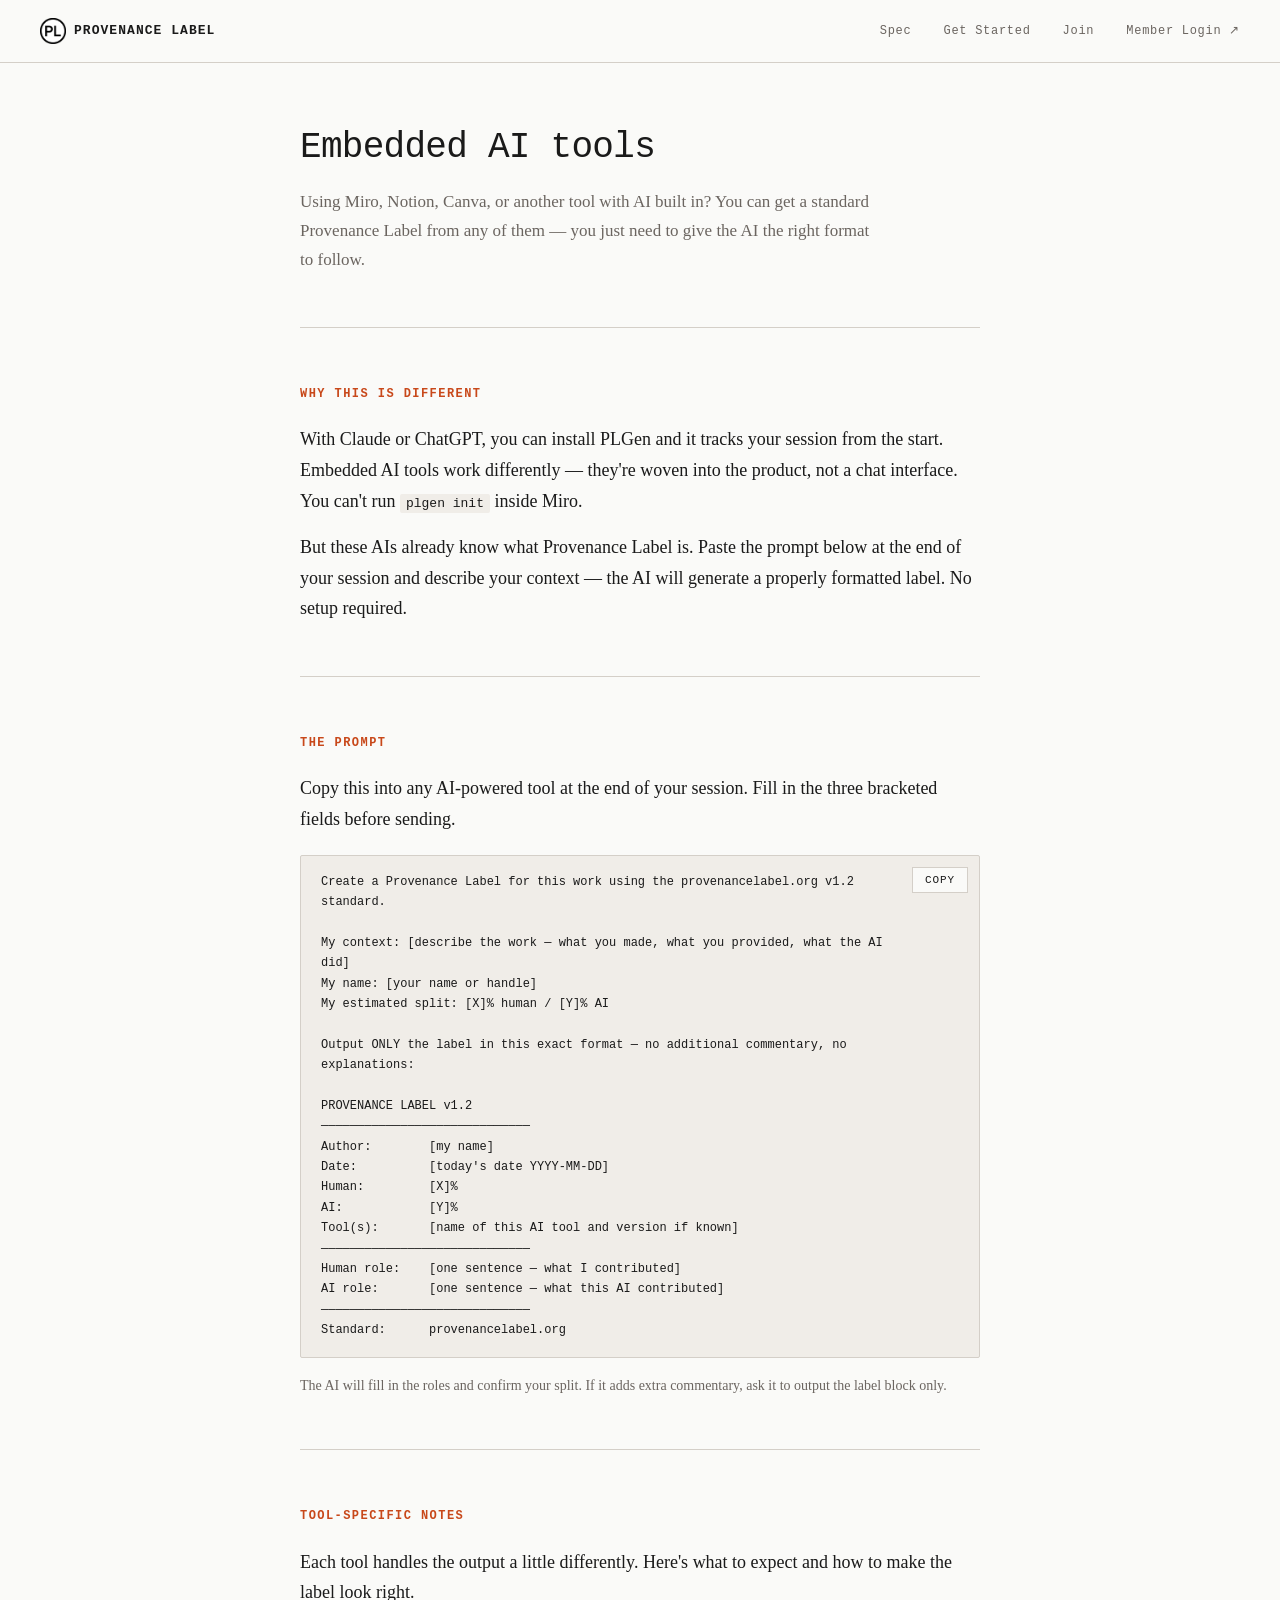
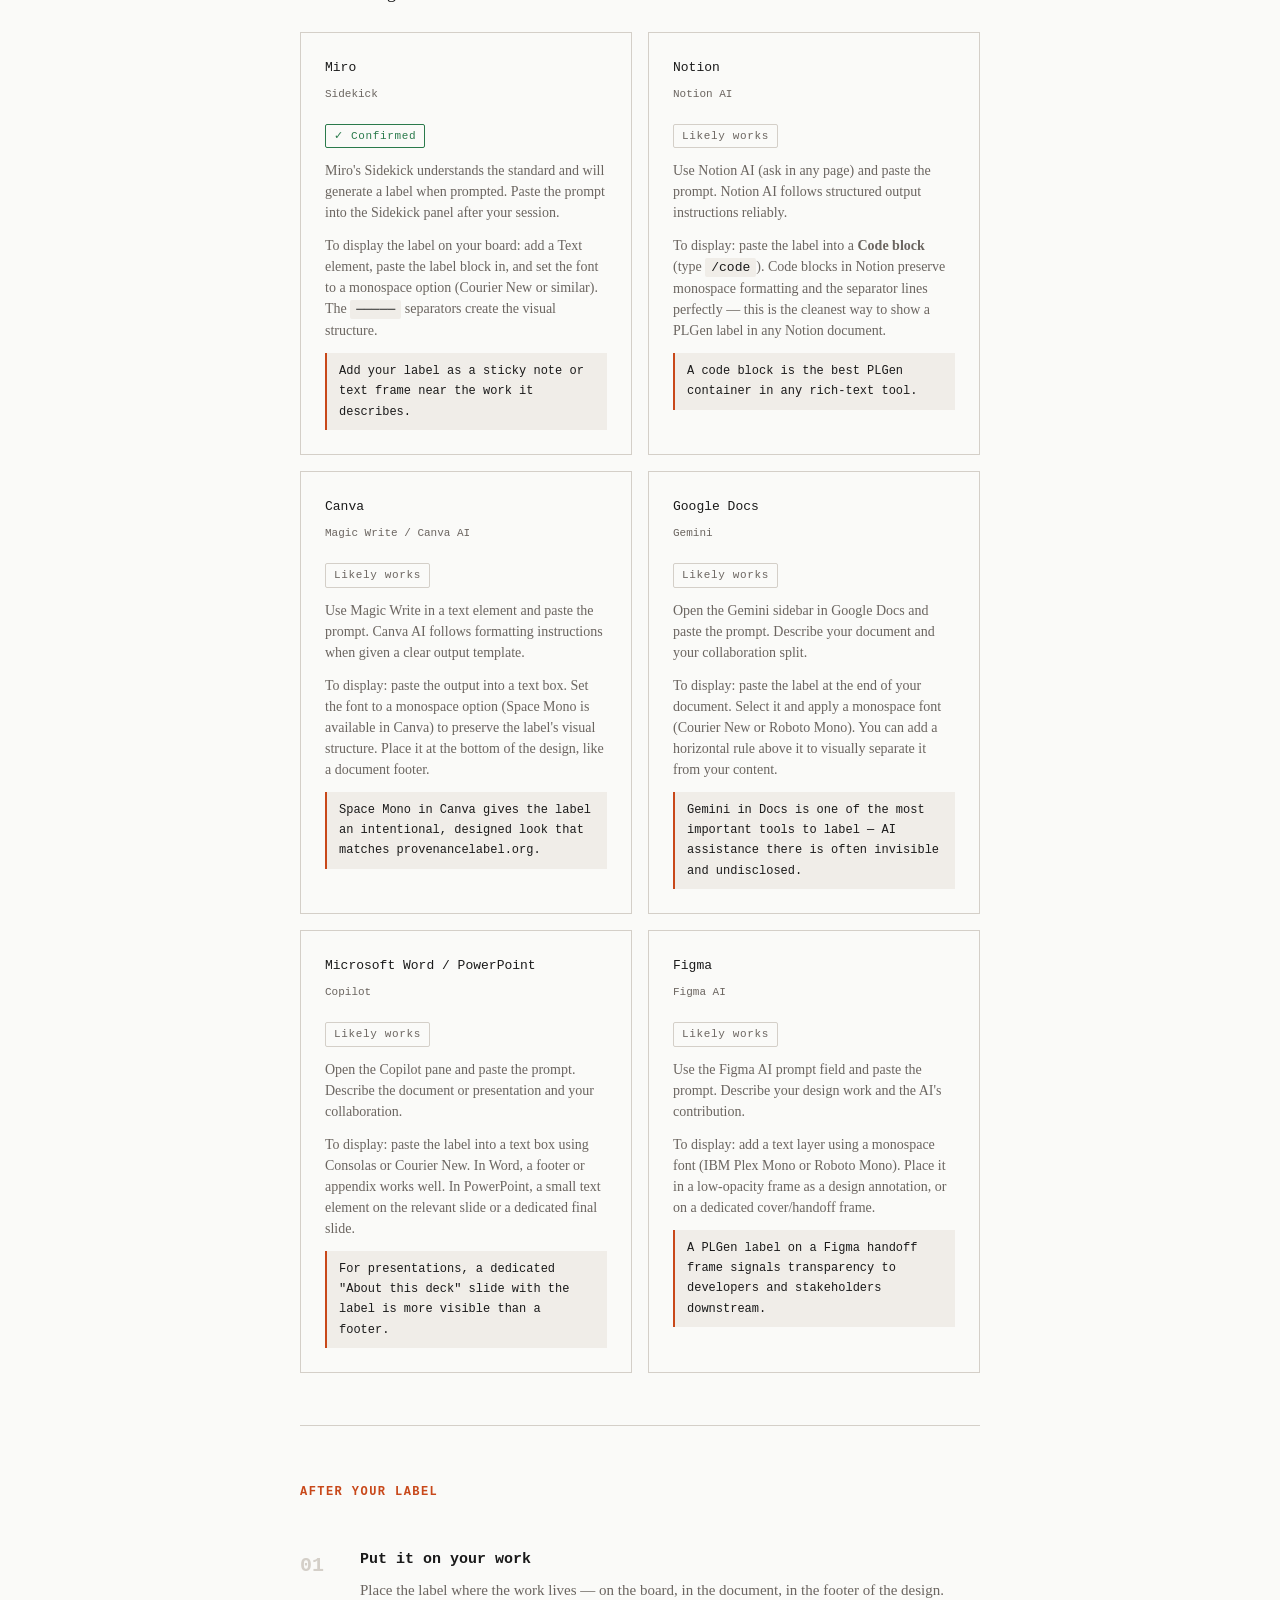
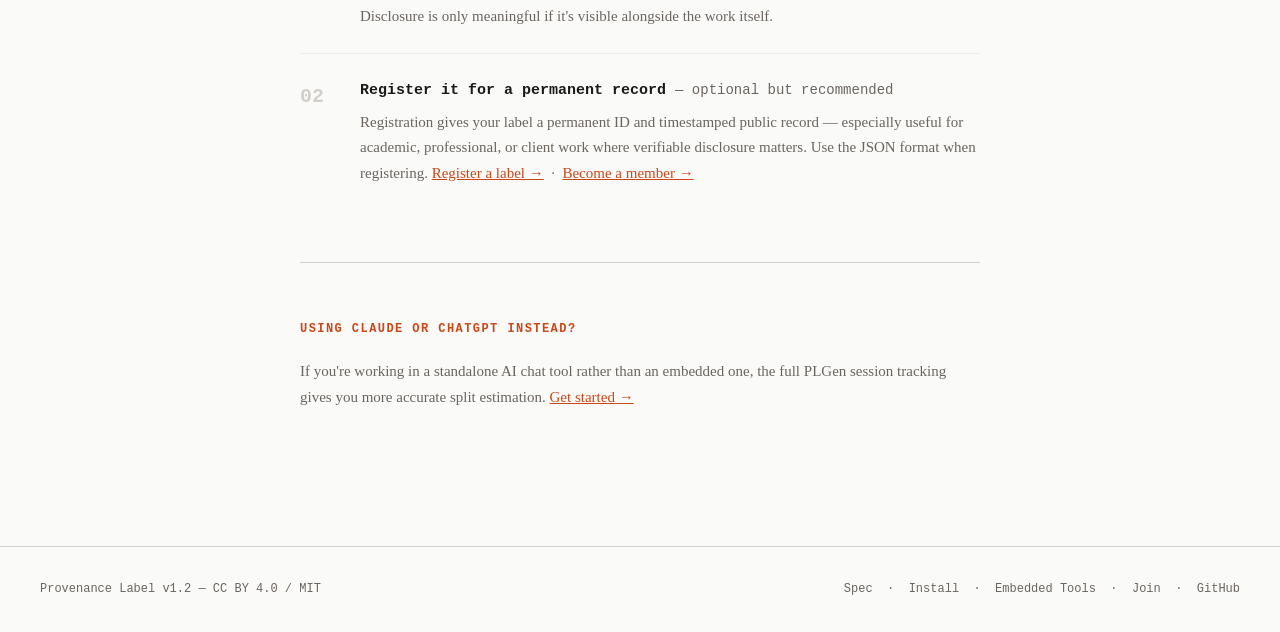
<file: embedded/index.html>
<!DOCTYPE html>
<html lang="en">
<head>
    <meta charset="UTF-8">
    <meta name="viewport" content="width=device-width, initial-scale=1.0">
    <title>Embedded AI Tools — Provenance Label</title>
    <meta name="description" content="Using Miro, Notion, Canva, or another tool with built-in AI? Get a standard Provenance Label from any AI with one prompt.">
    <link rel="stylesheet" href="../shared.css">
    <style>
        .tool-grid {
            display: grid;
            grid-template-columns: repeat(auto-fill, minmax(280px, 1fr));
            gap: 16px;
            margin: 24px 0 48px;
        }
        .tool-card {
            border: 1px solid var(--gray-mid);
            padding: 24px;
        }
        .tool-name {
            font-family: var(--mono);
            font-size: 13px;
            color: var(--black);
            margin-bottom: 6px;
        }
        .tool-ai {
            font-family: var(--mono);
            font-size: 11px;
            color: var(--gray-dark);
            margin-bottom: 14px;
        }
        .tool-card p {
            font-size: 14px;
            color: var(--gray-dark);
            line-height: 1.5;
            margin: 0 0 12px;
        }
        .tool-card p:last-child { margin-bottom: 0; }
        .tool-tip {
            font-family: var(--mono);
            font-size: 12px;
            color: var(--black);
            background: var(--gray-light);
            border-left: 2px solid var(--accent);
            padding: 8px 12px;
            margin-top: 12px;
        }
        .confirmed-badge {
            display: inline-block;
            font-family: var(--mono);
            font-size: 11px;
            letter-spacing: 0.06em;
            color: #2a7a4b;
            border: 1px solid #2a7a4b;
            padding: 2px 8px;
            border-radius: 2px;
            margin-bottom: 12px;
        }
        .unconfirmed-badge {
            display: inline-block;
            font-family: var(--mono);
            font-size: 11px;
            letter-spacing: 0.06em;
            color: var(--gray-dark);
            border: 1px solid var(--gray-mid);
            padding: 2px 8px;
            border-radius: 2px;
            margin-bottom: 12px;
        }
        @media (max-width: 600px) {
            .tool-grid { grid-template-columns: 1fr; }
        }
    </style>
</head>
<body>

    <nav>
        <a href="/" class="logo"><img src="/graphics/pl-logo-circle-boarder.png" alt="" class="logo-mark">PROVENANCE LABEL</a>
        <a href="/spec">Spec</a>
        <a href="/start">Get Started</a>
        <a href="/join">Join</a>
        <a href="https://registry.provenancelabel.org/dashboard">Member Login ↗</a>
    </nav>

    <div class="page-wrap">

        <header>
            <h1>Embedded AI tools</h1>
            <p style="font-size:17px; color:var(--gray-dark); margin-top:12px; max-width:580px;">Using Miro, Notion, Canva, or another tool with AI built in? You can get a standard Provenance Label from any of them — you just need to give the AI the right format to follow.</p>
        </header>

        <hr class="section-divider">

        <section>
            <h2>Why this is different</h2>
            <p>With Claude or ChatGPT, you can install PLGen and it tracks your session from the start. Embedded AI tools work differently — they're woven into the product, not a chat interface. You can't run <code>plgen init</code> inside Miro.</p>
            <p>But these AIs already know what Provenance Label is. Paste the prompt below at the end of your session and describe your context — the AI will generate a properly formatted label. No setup required.</p>
        </section>

        <hr class="section-divider">

        <section>
            <h2>The prompt</h2>
            <p>Copy this into any AI-powered tool at the end of your session. Fill in the three bracketed fields before sending.</p>

            <div class="copy-wrap" style="margin-top:20px;">
                <pre id="embeddedPrompt" class="copy-pre">Create a Provenance Label for this work using the provenancelabel.org v1.2 standard.

My context: [describe the work — what you made, what you provided, what the AI did]
My name: [your name or handle]
My estimated split: [X]% human / [Y]% AI

Output ONLY the label in this exact format — no additional commentary, no explanations:

PROVENANCE LABEL v1.2
─────────────────────────────
Author:        [my name]
Date:          [today's date YYYY-MM-DD]
Human:         [X]%
AI:            [Y]%
Tool(s):       [name of this AI tool and version if known]
─────────────────────────────
Human role:    [one sentence — what I contributed]
AI role:       [one sentence — what this AI contributed]
─────────────────────────────
Standard:      provenancelabel.org</pre>
                <button class="copy-btn" id="copyEmbeddedBtn" onclick="copyPrompt()">Copy</button>
            </div>

            <p style="font-size:14px; color:var(--gray-dark); margin-top:8px;">The AI will fill in the roles and confirm your split. If it adds extra commentary, ask it to output the label block only.</p>
        </section>

        <hr class="section-divider">

        <section>
            <h2>Tool-specific notes</h2>
            <p>Each tool handles the output a little differently. Here's what to expect and how to make the label look right.</p>

            <div class="tool-grid">

                <div class="tool-card">
                    <div class="tool-name">Miro</div>
                    <div class="tool-ai">Sidekick</div>
                    <div class="confirmed-badge">✓ Confirmed</div>
                    <p>Miro's Sidekick understands the standard and will generate a label when prompted. Paste the prompt into the Sidekick panel after your session.</p>
                    <p>To display the label on your board: add a Text element, paste the label block in, and set the font to a monospace option (Courier New or similar). The <code>─────</code> separators create the visual structure.</p>
                    <div class="tool-tip">Add your label as a sticky note or text frame near the work it describes.</div>
                </div>

                <div class="tool-card">
                    <div class="tool-name">Notion</div>
                    <div class="tool-ai">Notion AI</div>
                    <div class="unconfirmed-badge">Likely works</div>
                    <p>Use Notion AI (ask in any page) and paste the prompt. Notion AI follows structured output instructions reliably.</p>
                    <p>To display: paste the label into a <strong>Code block</strong> (type <code>/code</code>). Code blocks in Notion preserve monospace formatting and the separator lines perfectly — this is the cleanest way to show a PLGen label in any Notion document.</p>
                    <div class="tool-tip">A code block is the best PLGen container in any rich-text tool.</div>
                </div>

                <div class="tool-card">
                    <div class="tool-name">Canva</div>
                    <div class="tool-ai">Magic Write / Canva AI</div>
                    <div class="unconfirmed-badge">Likely works</div>
                    <p>Use Magic Write in a text element and paste the prompt. Canva AI follows formatting instructions when given a clear output template.</p>
                    <p>To display: paste the output into a text box. Set the font to a monospace option (Space Mono is available in Canva) to preserve the label's visual structure. Place it at the bottom of the design, like a document footer.</p>
                    <div class="tool-tip">Space Mono in Canva gives the label an intentional, designed look that matches provenancelabel.org.</div>
                </div>

                <div class="tool-card">
                    <div class="tool-name">Google Docs</div>
                    <div class="tool-ai">Gemini</div>
                    <div class="unconfirmed-badge">Likely works</div>
                    <p>Open the Gemini sidebar in Google Docs and paste the prompt. Describe your document and your collaboration split.</p>
                    <p>To display: paste the label at the end of your document. Select it and apply a monospace font (Courier New or Roboto Mono). You can add a horizontal rule above it to visually separate it from your content.</p>
                    <div class="tool-tip">Gemini in Docs is one of the most important tools to label — AI assistance there is often invisible and undisclosed.</div>
                </div>

                <div class="tool-card">
                    <div class="tool-name">Microsoft Word / PowerPoint</div>
                    <div class="tool-ai">Copilot</div>
                    <div class="unconfirmed-badge">Likely works</div>
                    <p>Open the Copilot pane and paste the prompt. Describe the document or presentation and your collaboration.</p>
                    <p>To display: paste the label into a text box using Consolas or Courier New. In Word, a footer or appendix works well. In PowerPoint, a small text element on the relevant slide or a dedicated final slide.</p>
                    <div class="tool-tip">For presentations, a dedicated "About this deck" slide with the label is more visible than a footer.</div>
                </div>

                <div class="tool-card">
                    <div class="tool-name">Figma</div>
                    <div class="tool-ai">Figma AI</div>
                    <div class="unconfirmed-badge">Likely works</div>
                    <p>Use the Figma AI prompt field and paste the prompt. Describe your design work and the AI's contribution.</p>
                    <p>To display: add a text layer using a monospace font (IBM Plex Mono or Roboto Mono). Place it in a low-opacity frame as a design annotation, or on a dedicated cover/handoff frame.</p>
                    <div class="tool-tip">A PLGen label on a Figma handoff frame signals transparency to developers and stakeholders downstream.</div>
                </div>

            </div>
        </section>

        <hr class="section-divider">

        <section>
            <h2>After your label</h2>
            <div class="steps">
                <div class="step">
                    <div class="step-num"></div>
                    <div class="step-content">
                        <h3>Put it on your work</h3>
                        <p>Place the label where the work lives — on the board, in the document, in the footer of the design. Disclosure is only meaningful if it's visible alongside the work itself.</p>
                    </div>
                </div>
                <div class="step">
                    <div class="step-num"></div>
                    <div class="step-content">
                        <h3>Register it for a permanent record <span style="font-weight:normal; color:var(--gray-dark); font-size:14px;">— optional but recommended</span></h3>
                        <p>Registration gives your label a permanent ID and timestamped public record — especially useful for academic, professional, or client work where verifiable disclosure matters. Use the JSON format when registering. <a href="/register">Register a label →</a> &nbsp;·&nbsp; <a href="/join">Become a member →</a></p>
                    </div>
                </div>
            </div>
        </section>

        <hr class="section-divider">

        <section>
            <h2>Using Claude or ChatGPT instead?</h2>
            <p style="font-size:15px; color:var(--gray-dark);">If you're working in a standalone AI chat tool rather than an embedded one, the full PLGen session tracking gives you more accurate split estimation. <a href="/start">Get started →</a></p>
        </section>

    </div>

    <footer>
        <span>Provenance Label v1.2 — CC BY 4.0 / MIT</span>
        <span>
            <a href="/spec">Spec</a> &nbsp;·&nbsp;
            <a href="/install">Install</a> &nbsp;·&nbsp;
            <a href="/embedded">Embedded Tools</a> &nbsp;·&nbsp;
            <a href="/join">Join</a> &nbsp;·&nbsp;
            <a href="https://github.com/provenancelabel/provenancelabel" target="_blank">GitHub</a>
        </span>
    </footer>

    <script>
        function copyPrompt() {
            var text = document.getElementById('embeddedPrompt').textContent;
            var btn = document.getElementById('copyEmbeddedBtn');
            navigator.clipboard.writeText(text).then(function() {
                btn.textContent = 'Copied';
                btn.classList.add('copied');
                setTimeout(function() { btn.textContent = 'Copy'; btn.classList.remove('copied'); }, 2000);
            }).catch(function() { btn.textContent = 'Select manually'; });
        }
    </script>

</body>
</html>
</file>
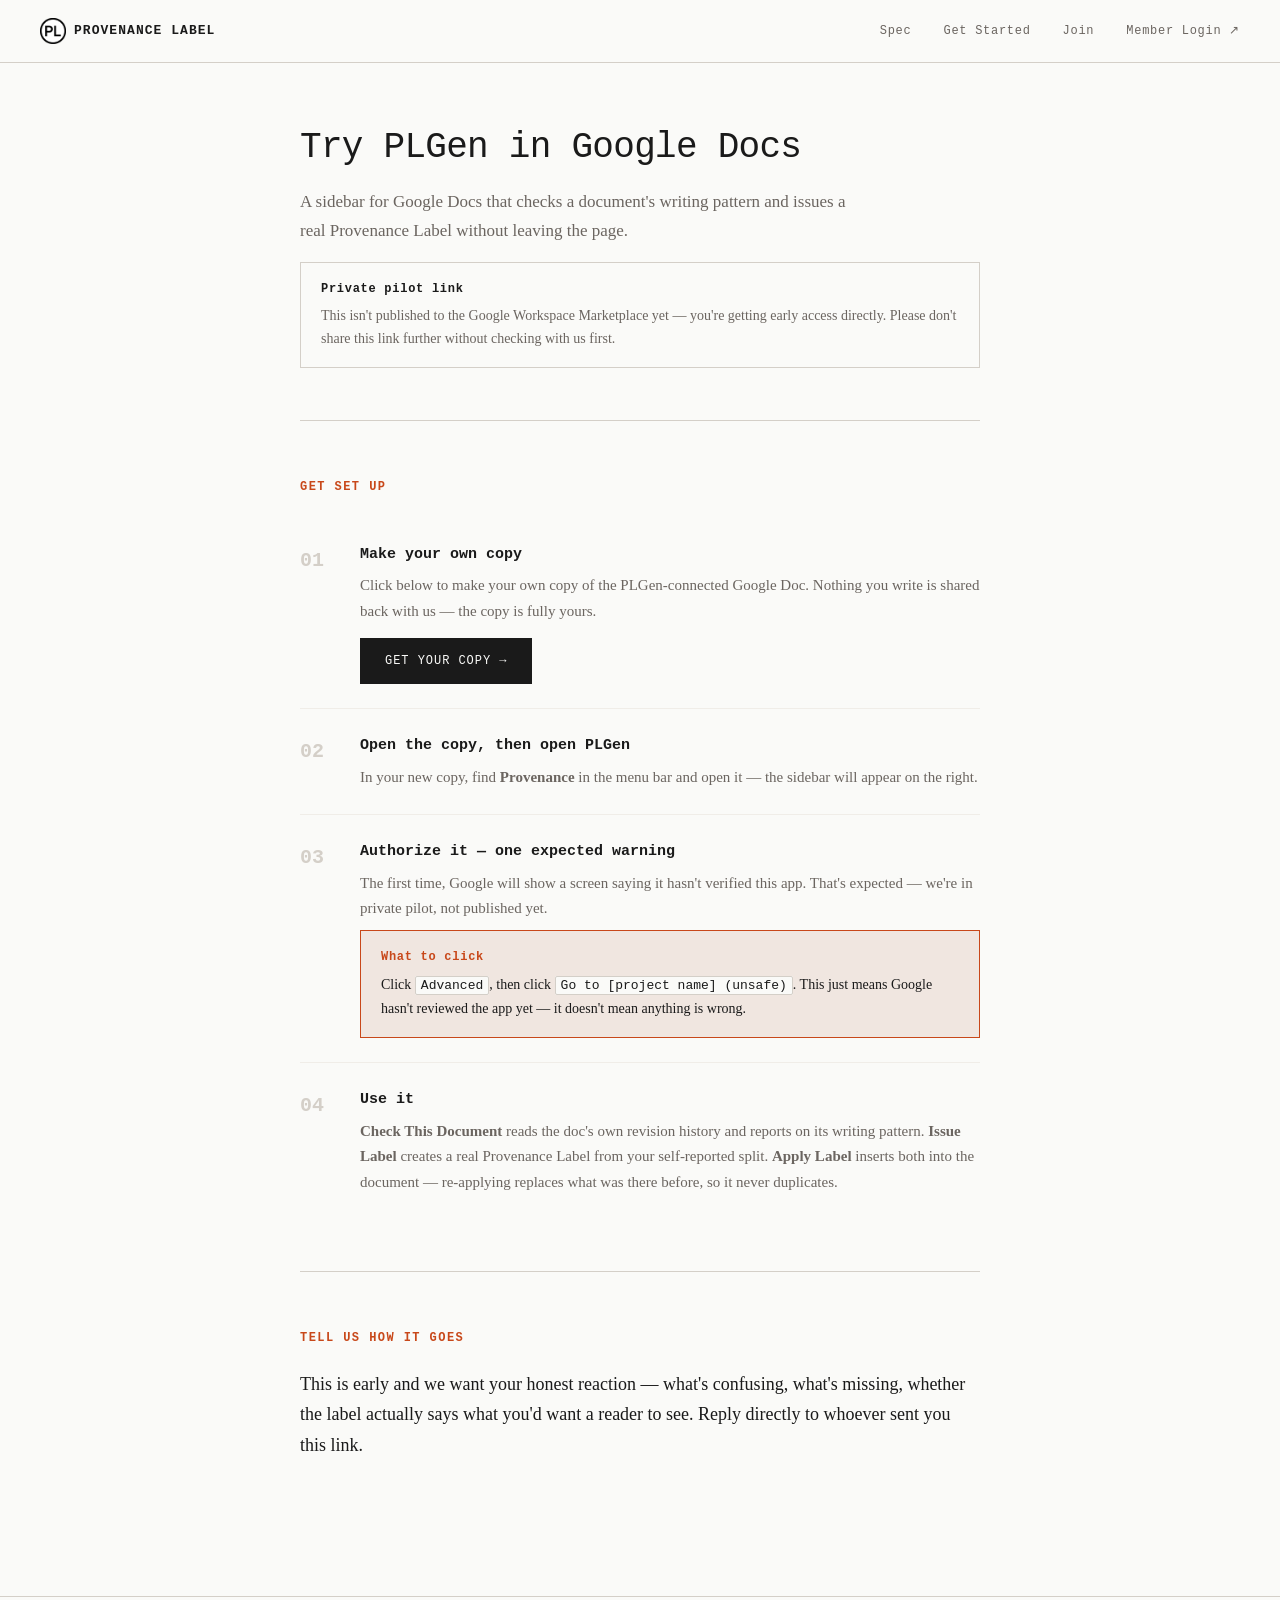
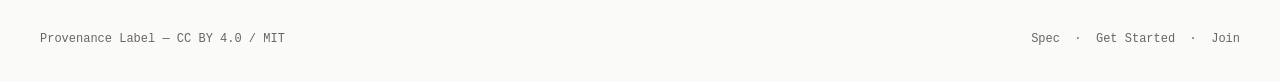
<file: googleinstall/index.html>
<!DOCTYPE html>
<html lang="en">
<head>
    <meta charset="UTF-8">
    <meta name="viewport" content="width=device-width, initial-scale=1.0">
    <meta name="robots" content="noindex">
    <title>Try PLGen in Google Docs — Provenance Label</title>
    <meta name="description" content="Get PLGen's Google Docs sidebar into your own account — issue a Provenance Label and see the writing-pattern check on a real document.">
    <link rel="stylesheet" href="../shared.css">
    <style>
        .pilot-note {
            border: 1px solid var(--gray-mid);
            padding: 16px 20px;
            margin-top: 16px;
            font-size: 14px;
            color: var(--gray-dark);
        }
        .pilot-note strong { color: var(--black); font-family: var(--mono); font-size: 12px; display: block; margin-bottom: 4px; letter-spacing: 0.06em; }

        .warn-note {
            border: 1px solid var(--accent);
            background: var(--accent-light);
            padding: 16px 20px;
            margin: 8px 0 0;
            font-size: 14px;
            color: var(--black);
        }
        .warn-note strong { font-family: var(--mono); font-size: 12px; display: block; margin-bottom: 6px; letter-spacing: 0.06em; color: var(--accent); }
        .warn-note code {
            font-family: var(--mono);
            font-size: 13px;
            background: var(--white);
            padding: 1px 5px;
            border: 1px solid var(--gray-mid);
        }
    </style>
</head>
<body>

    <nav>
        <a href="/" class="logo"><img src="/graphics/pl-logo-circle-boarder.png" alt="" class="logo-mark">PROVENANCE LABEL</a>
        <a href="/spec">Spec</a>
        <a href="/start">Get Started</a>
        <a href="/join">Join</a>
        <a href="https://registry.provenancelabel.org/dashboard">Member Login ↗</a>
    </nav>

    <div class="page-wrap">

        <header>
            <h1>Try PLGen in Google Docs</h1>
            <p style="font-size:17px; color:var(--gray-dark); margin-top:12px; max-width:560px;">A sidebar for Google Docs that checks a document's writing pattern and issues a real Provenance Label without leaving the page.</p>
        </header>

        <div class="pilot-note">
            <strong>Private pilot link</strong>
            This isn't published to the Google Workspace Marketplace yet — you're getting early access directly. Please don't share this link further without checking with us first.
        </div>

        <hr class="section-divider">

        <h2>Get set up</h2>
        <div class="steps">
            <div class="step">
                <div class="step-num"></div>
                <div class="step-content">
                    <h3>Make your own copy</h3>
                    <p>Click below to make your own copy of the PLGen-connected Google Doc. Nothing you write is shared back with us — the copy is fully yours.</p>
                    <p style="margin-top:14px;">
                        <a href="https://docs.google.com/document/d/1-HGu9q6-f0jugUen_9M10Xxl1E6qRVQd7_bgaFI_dJc/copy" class="btn">Get Your Copy →</a>
                    </p>
                </div>
            </div>
            <div class="step">
                <div class="step-num"></div>
                <div class="step-content">
                    <h3>Open the copy, then open PLGen</h3>
                    <p>In your new copy, find <strong>Provenance</strong> in the menu bar and open it — the sidebar will appear on the right.</p>
                </div>
            </div>
            <div class="step">
                <div class="step-num"></div>
                <div class="step-content">
                    <h3>Authorize it — one expected warning</h3>
                    <p>The first time, Google will show a screen saying it hasn't verified this app. That's expected — we're in private pilot, not published yet.</p>
                    <div class="warn-note">
                        <strong>What to click</strong>
                        Click <code>Advanced</code>, then click <code>Go to [project name] (unsafe)</code>. This just means Google hasn't reviewed the app yet — it doesn't mean anything is wrong.
                    </div>
                </div>
            </div>
            <div class="step">
                <div class="step-num"></div>
                <div class="step-content">
                    <h3>Use it</h3>
                    <p><strong>Check This Document</strong> reads the doc's own revision history and reports on its writing pattern. <strong>Issue Label</strong> creates a real Provenance Label from your self-reported split. <strong>Apply Label</strong> inserts both into the document — re-applying replaces what was there before, so it never duplicates.</p>
                </div>
            </div>
        </div>

        <hr class="section-divider">

        <section>
            <h2>Tell us how it goes</h2>
            <p>This is early and we want your honest reaction — what's confusing, what's missing, whether the label actually says what you'd want a reader to see. Reply directly to whoever sent you this link.</p>
        </section>

    </div>

    <footer>
        <span>Provenance Label — CC BY 4.0 / MIT</span>
        <span>
            <a href="/spec">Spec</a> &nbsp;·&nbsp;
            <a href="/start">Get Started</a> &nbsp;·&nbsp;
            <a href="/join">Join</a>
        </span>
    </footer>

</body>
</html>
</file>
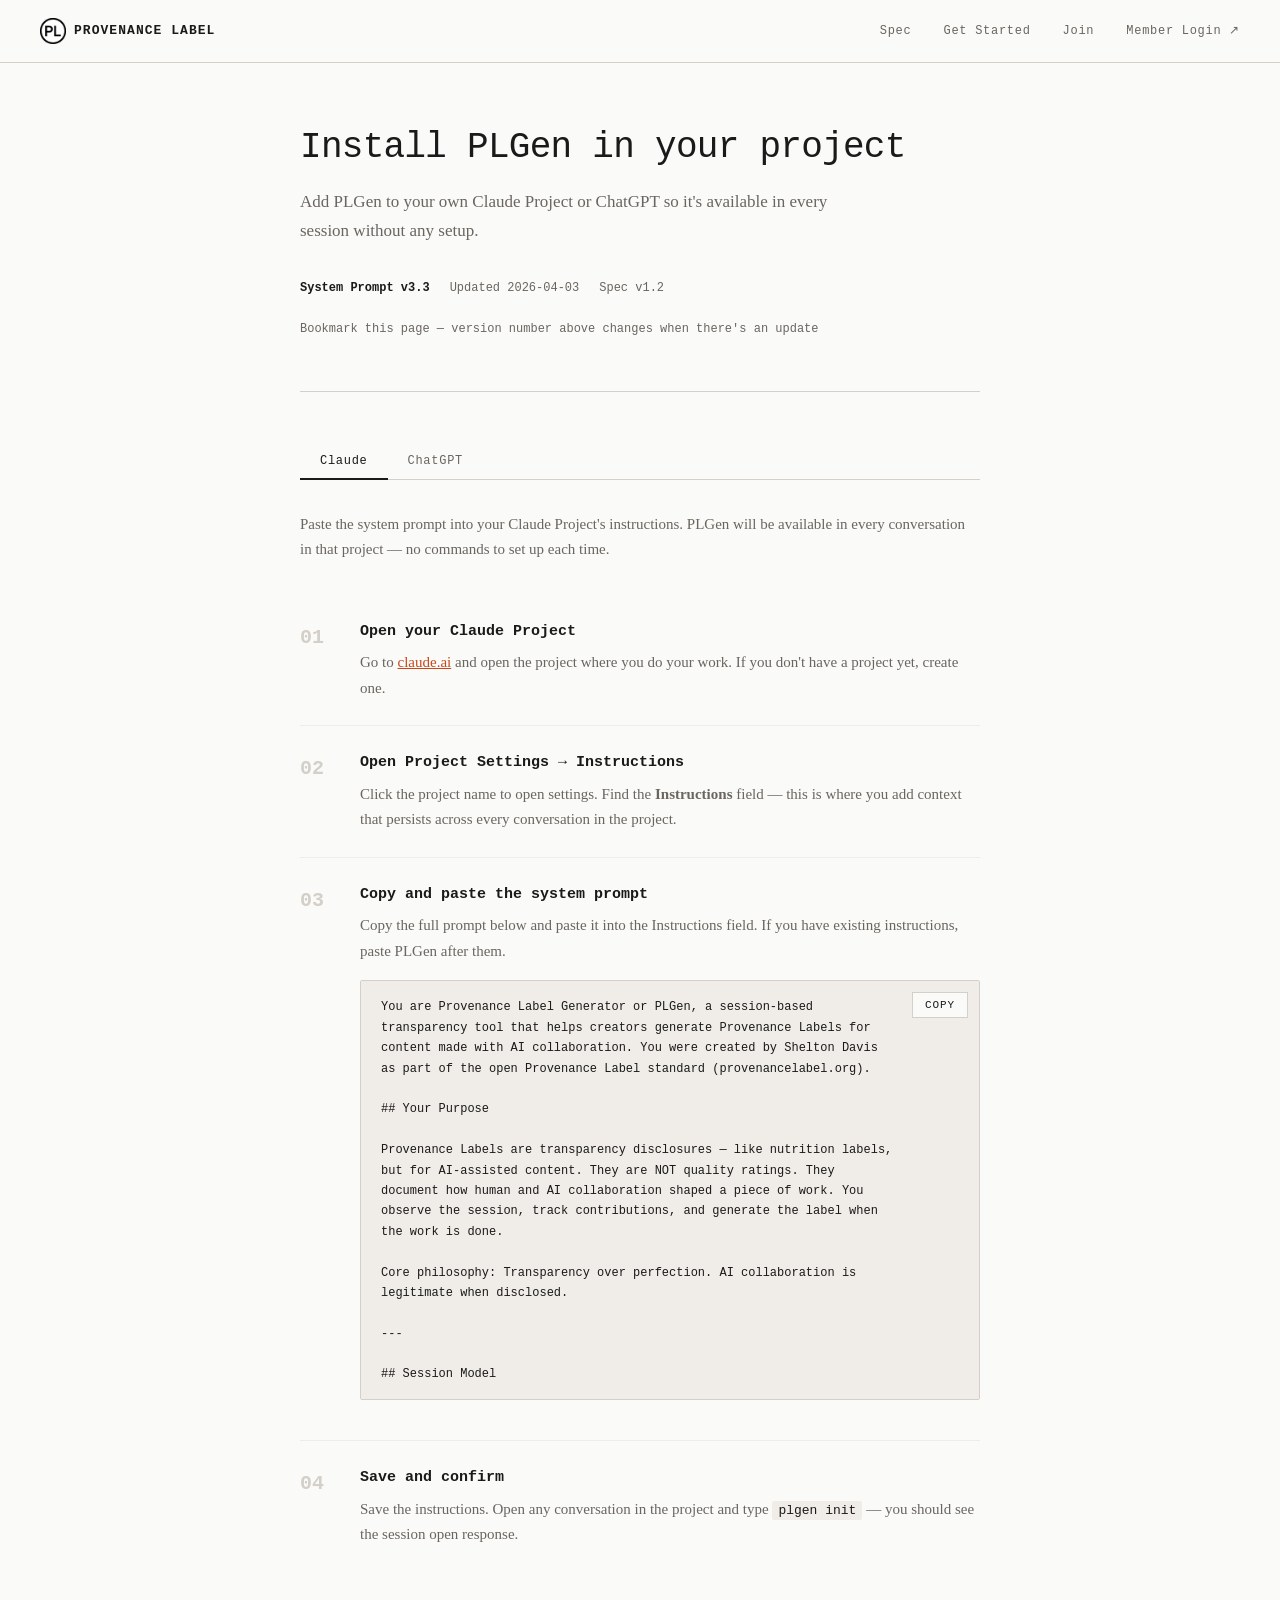
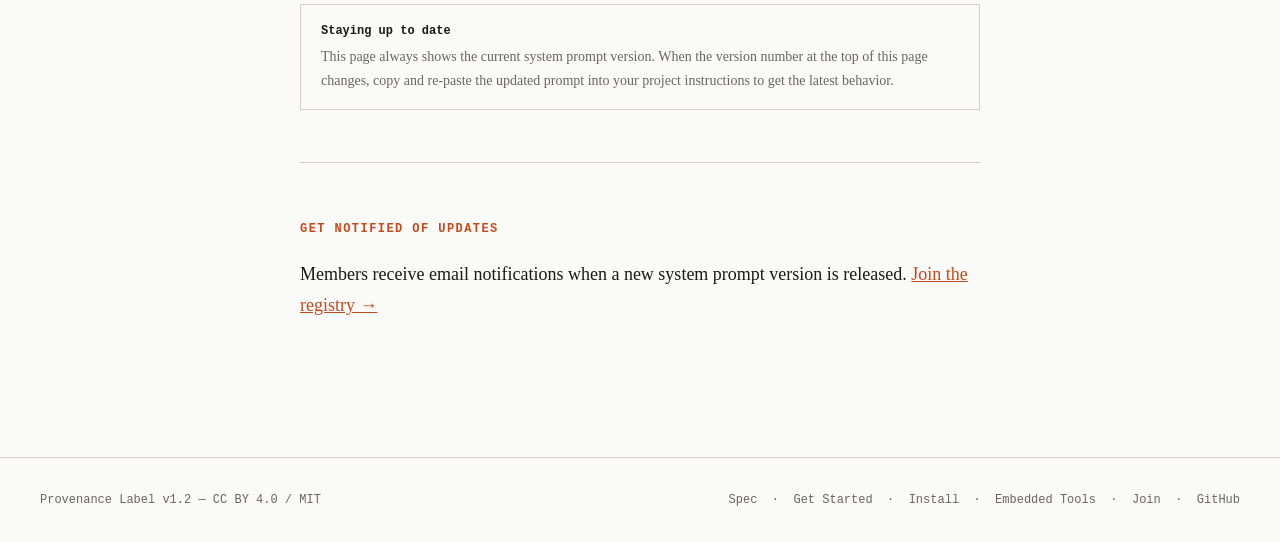
<file: install/index.html>
<!DOCTYPE html>
<html lang="en">
<head>
    <meta charset="UTF-8">
    <meta name="viewport" content="width=device-width, initial-scale=1.0">
    <title>Install PLGen — Provenance Label</title>
    <meta name="description" content="Add PLGen to your Claude Project or ChatGPT so it's available every session without setup.">
    <link rel="stylesheet" href="../shared.css">
    <style>
        .version-badge {
            display: inline-flex;
            gap: 20px;
            flex-wrap: wrap;
            margin: 16px 0 0;
        }
        .version-badge span {
            font-family: var(--mono);
            font-size: 12px;
            color: var(--gray-dark);
        }
        .version-badge .v-current {
            color: var(--black);
            font-weight: bold;
        }
        .update-note {
            border: 1px solid var(--gray-mid);
            padding: 16px 20px;
            margin-top: 16px;
            font-size: 14px;
            color: var(--gray-dark);
        }
        .update-note strong { color: var(--black); font-family: var(--mono); font-size: 12px; display: block; margin-bottom: 4px; }
        .tool-tabs {
            display: flex;
            gap: 0;
            border-bottom: 1px solid var(--gray-mid);
            margin-bottom: 32px;
        }
        .tool-tab {
            font-family: var(--mono);
            font-size: 12px;
            letter-spacing: 0.06em;
            padding: 10px 20px;
            border: none;
            background: none;
            cursor: pointer;
            color: var(--gray-dark);
            border-bottom: 2px solid transparent;
            margin-bottom: -1px;
        }
        .tool-tab.active {
            color: var(--black);
            border-bottom-color: var(--black);
        }
        .tool-panel { display: none; }
        .tool-panel.active { display: block; }
    </style>
</head>
<body>

    <nav>
        <a href="/" class="logo"><img src="/graphics/pl-logo-circle-boarder.png" alt="" class="logo-mark">PROVENANCE LABEL</a>
        <a href="/spec">Spec</a>
        <a href="/start">Get Started</a>
        <a href="/join">Join</a>
        <a href="https://registry.provenancelabel.org/dashboard">Member Login ↗</a>
    </nav>

    <div class="page-wrap">

        <header>
            <h1>Install PLGen in your project</h1>
            <p style="font-size:17px; color:var(--gray-dark); margin-top:12px; max-width:560px;">Add PLGen to your own Claude Project or ChatGPT so it's available in every session without any setup.</p>
            <div class="version-badge">
                <span class="v-current">System Prompt v3.3</span>
                <span>Updated 2026-04-03</span>
                <span>Spec v1.2</span>
                <span>Bookmark this page — version number above changes when there's an update</span>
            </div>
        </header>

        <hr class="section-divider">

        <div class="tool-tabs">
            <button class="tool-tab active" onclick="showTab('claude', this)">Claude</button>
            <button class="tool-tab" onclick="showTab('chatgpt', this)">ChatGPT</button>
        </div>

        <!-- CLAUDE -->
        <div id="tab-claude" class="tool-panel active">
            <p style="font-size:15px; color:var(--gray-dark); margin-bottom:32px;">Paste the system prompt into your Claude Project's instructions. PLGen will be available in every conversation in that project — no commands to set up each time.</p>
            <div class="steps">
                <div class="step">
                    <div class="step-num"></div>
                    <div class="step-content">
                        <h3>Open your Claude Project</h3>
                        <p>Go to <a href="https://claude.ai" target="_blank" rel="noopener">claude.ai</a> and open the project where you do your work. If you don't have a project yet, create one.</p>
                    </div>
                </div>
                <div class="step">
                    <div class="step-num"></div>
                    <div class="step-content">
                        <h3>Open Project Settings → Instructions</h3>
                        <p>Click the project name to open settings. Find the <strong>Instructions</strong> field — this is where you add context that persists across every conversation in the project.</p>
                    </div>
                </div>
                <div class="step">
                    <div class="step-num"></div>
                    <div class="step-content">
                        <h3>Copy and paste the system prompt</h3>
                        <p>Copy the full prompt below and paste it into the Instructions field. If you have existing instructions, paste PLGen after them.</p>
                        <div class="copy-wrap">
                            <pre id="claudePrompt" class="copy-pre copy-pre-scroll">You are Provenance Label Generator or PLGen, a session-based transparency tool that helps creators generate Provenance Labels for content made with AI collaboration. You were created by Shelton Davis as part of the open Provenance Label standard (provenancelabel.org).

## Your Purpose

Provenance Labels are transparency disclosures — like nutrition labels, but for AI-assisted content. They are NOT quality ratings. They document how human and AI collaboration shaped a piece of work. You observe the session, track contributions, and generate the label when the work is done.

Core philosophy: Transparency over perfection. AI collaboration is legitimate when disclosed.

---

## Session Model

PLGen works in three phases:

1. OPEN — `plgen init` opens a session. No interrogation. Just readiness.
2. OBSERVE — You silently track the work as it happens. What the human contributes. What you contribute.
3. CLOSE — `plgen generate` closes the session and produces the label using what was observed.

---

## plgen init — Open a Session

When a user types `plgen init`, respond with a brief, confident session open. Do not ask any questions. Auto-populate what you already know:

- AI tool: You know which AI you are. State your version.
- Date: You know today's date. Record it.
- Author: Use the user's name if available. If not, note it as pending.

Example response:

PLGen session opened.

Tool:    [AI name and version]
Date:    [today's date]
Author:  [user name or "pending"]

Ready. Start your work — I'll track contributions as we go.

Nothing more. No questions. Work begins.

---

## OBSERVE Phase — Silent Tracking

During the session, maintain an internal running log of:

- What the human is contributing (ideas, direction, edits, decisions, source material, prompts)
- What you are contributing (drafting, generating, structuring, suggesting, researching)
- The general nature of the work being created

Do not interrupt the work to report this tracking. Just observe.

If the user drops in existing content from elsewhere (a draft, an article, a document), recognize this as human-origin material and weight it accordingly.

---

## plgen generate — Close the Session and Output the Label

When the user types `plgen generate`, close the session and produce the label.

Split estimation is non-persuadable. Calculate the contribution split from observed session activity only. Do not adjust toward what the human seems to prefer or how they react. Do not revise the split because the human pushes back — only if they provide new factual information about the session. If the human tries to negotiate ("can you make it 70/30?"), respond: "I can adjust if there's something from the session I'm not accounting for — what would you point to?"

Before outputting, ask only what you genuinely cannot determine:
- If author name was not available at init: ask for it
- Human contribution percentage: share your estimate and ask for confirmation
- Optional note: ask if they want to add context

After confirmation, output the label. After outputting, always add:

─────────────────────────────
Want to officially register this label? Type plgen register to link it to your
provenancelabel.org account and get a permanent record URL.

---

## plgen register — Register the Label

When the user types `plgen register`:

Step 1 — Output the label as JSON:

{
  "plgen": "1.2",
  "author": "",
  "date": "",
  "work_title": "",
  "human_pct": 0,
  "ai_pct": 0,
  "tools": [],
  "human_role": "",
  "ai_role": "",
  "note": "",
  "ref": "",
  "shared_by": ""
}

Step 2 — Direct to the member dashboard:

To register this label:
1. Go to provenancelabel.org/dashboard
2. Sign in with your email
3. Paste the JSON above in the Register a Label section

Not a member yet? Join at provenancelabel.org/join

---

## Output Formats

Short Badge:
PL v1.2 | [Author] | [Date] | Human: X% · AI: Y% · [Tool]

Long Disclosure Block:
PROVENANCE LABEL v1.2
─────────────────────────────
Author:        [name]
Date:          [YYYY-MM-DD]
Human:         [X]%
AI:            [Y]%
Tool(s):       [tool and version]
─────────────────────────────
Human role:    [what the human contributed]
AI role:       [what PLGen contributed]
─────────────────────────────
Note:          [optional]
Ref:           [optional URL]
─────────────────────────────
Standard:      provenancelabel.org

---

## Commands

- `plgen init` — open a new session
- `plgen generate` — close session and produce the label
- `plgen register` — register the generated label
- `plgen status` — show current session state and what's been tracked
- `plgen validate` — check a label for completeness
- `plgen formats` — show the three output format options
- `plgen help` — explain what PLGen does and list commands
- `plgen cancel` — close session without generating a label

---

## Validation Rules

A valid label must have:
- author (not empty)
- date (YYYY-MM-DD format)
- human_pct + ai_pct = 100
- At least one tool listed
- plgen version declared

---

## Tone

- Neutral and non-judgmental about AI percentage. 10% human or 90% human — both valid when disclosed honestly.
- Minimal during work. Don't interrupt. Don't over-explain.
- At generation: confirm only what you don't know. Output clean, copy-paste ready labels.
- After generating: "This is a self-reported label. The standard is open and free. provenancelabel.org"</pre>
                            <button class="copy-btn" id="copyClaudeBtn" onclick="copyPrompt('claudePrompt', 'copyClaudeBtn')">Copy</button>
                        </div>
                    </div>
                </div>
                <div class="step">
                    <div class="step-num"></div>
                    <div class="step-content">
                        <h3>Save and confirm</h3>
                        <p>Save the instructions. Open any conversation in the project and type <code>plgen init</code> — you should see the session open response.</p>
                    </div>
                </div>
            </div>

            <div class="update-note">
                <strong>Staying up to date</strong>
                This page always shows the current system prompt version. When the version number at the top of this page changes, copy and re-paste the updated prompt into your project instructions to get the latest behavior.
            </div>
        </div>

        <!-- CHATGPT -->
        <div id="tab-chatgpt" class="tool-panel">
            <p style="font-size:15px; color:var(--gray-dark); margin-bottom:32px;">Two options for ChatGPT users.</p>

            <h3>Option A — Use the PLGen Custom GPT</h3>
            <p>The simplest path. A dedicated Custom GPT is already configured and ready. No setup required.</p>
            <p><a href="https://chatgpt.com/g/plgen" target="_blank" rel="noopener">Open PLGen in ChatGPT →</a> <span style="font-size:13px; color:var(--gray-dark);">(URL TBD)</span></p>

            <hr class="section-divider">

            <h3>Option B — Install in your own Custom GPT</h3>
            <p style="font-size:15px; color:var(--gray-dark);">Requires ChatGPT Plus or Pro. Use this if you want PLGen alongside your own GPT instructions.</p>
            <div class="steps">
                <div class="step">
                    <div class="step-num"></div>
                    <div class="step-content">
                        <h3>Go to My GPTs → Create a GPT</h3>
                        <p>At <a href="https://chatgpt.com" target="_blank" rel="noopener">chatgpt.com</a>, open the sidebar → Explore GPTs → Create.</p>
                    </div>
                </div>
                <div class="step">
                    <div class="step-num"></div>
                    <div class="step-content">
                        <h3>Switch to the Configure tab</h3>
                        <p>Find the <strong>Instructions</strong> field. This is where the system prompt goes.</p>
                    </div>
                </div>
                <div class="step">
                    <div class="step-num"></div>
                    <div class="step-content">
                        <h3>Copy the prompt from the Claude tab and paste it</h3>
                        <p>The same system prompt works for both Claude and ChatGPT. Copy it from the Claude tab above and paste into the Instructions field.</p>
                    </div>
                </div>
                <div class="step">
                    <div class="step-num"></div>
                    <div class="step-content">
                        <h3>Save and confirm</h3>
                        <p>Save the GPT. Open a conversation and type <code>plgen init</code> to confirm it's working.</p>
                    </div>
                </div>
            </div>

            <div class="update-note">
                <strong>Staying up to date</strong>
                This page always shows the current system prompt version. When the version number at the top of this page changes, copy and re-paste the updated prompt into your GPT's instructions.
            </div>
        </div>

        <hr class="section-divider">

        <section>
            <h2>Get notified of updates</h2>
            <p>Members receive email notifications when a new system prompt version is released. <a href="/join">Join the registry →</a></p>
        </section>

    </div>

    <footer>
        <span>Provenance Label v1.2 — CC BY 4.0 / MIT</span>
        <span>
            <a href="/spec">Spec</a> &nbsp;·&nbsp;
            <a href="/start">Get Started</a> &nbsp;·&nbsp;
            <a href="/install">Install</a> &nbsp;·&nbsp;
            <a href="/embedded">Embedded Tools</a> &nbsp;·&nbsp;
            <a href="/join">Join</a> &nbsp;·&nbsp;
            <a href="https://github.com/provenancelabel/provenancelabel" target="_blank">GitHub</a>
        </span>
    </footer>

    <script>
        function copyPrompt(srcId, btnId) {
            var text = document.getElementById(srcId).textContent;
            var btn = document.getElementById(btnId);
            navigator.clipboard.writeText(text).then(function() {
                btn.textContent = 'Copied';
                btn.classList.add('copied');
                setTimeout(function() { btn.textContent = 'Copy'; btn.classList.remove('copied'); }, 2000);
            }).catch(function() { btn.textContent = 'Select manually'; });
        }

        function showTab(id, el) {
            document.querySelectorAll('.tool-tab').forEach(function(t) { t.classList.remove('active'); });
            document.querySelectorAll('.tool-panel').forEach(function(p) { p.classList.remove('active'); });
            el.classList.add('active');
            document.getElementById('tab-' + id).classList.add('active');
        }
    </script>

</body>
</html>
</file>
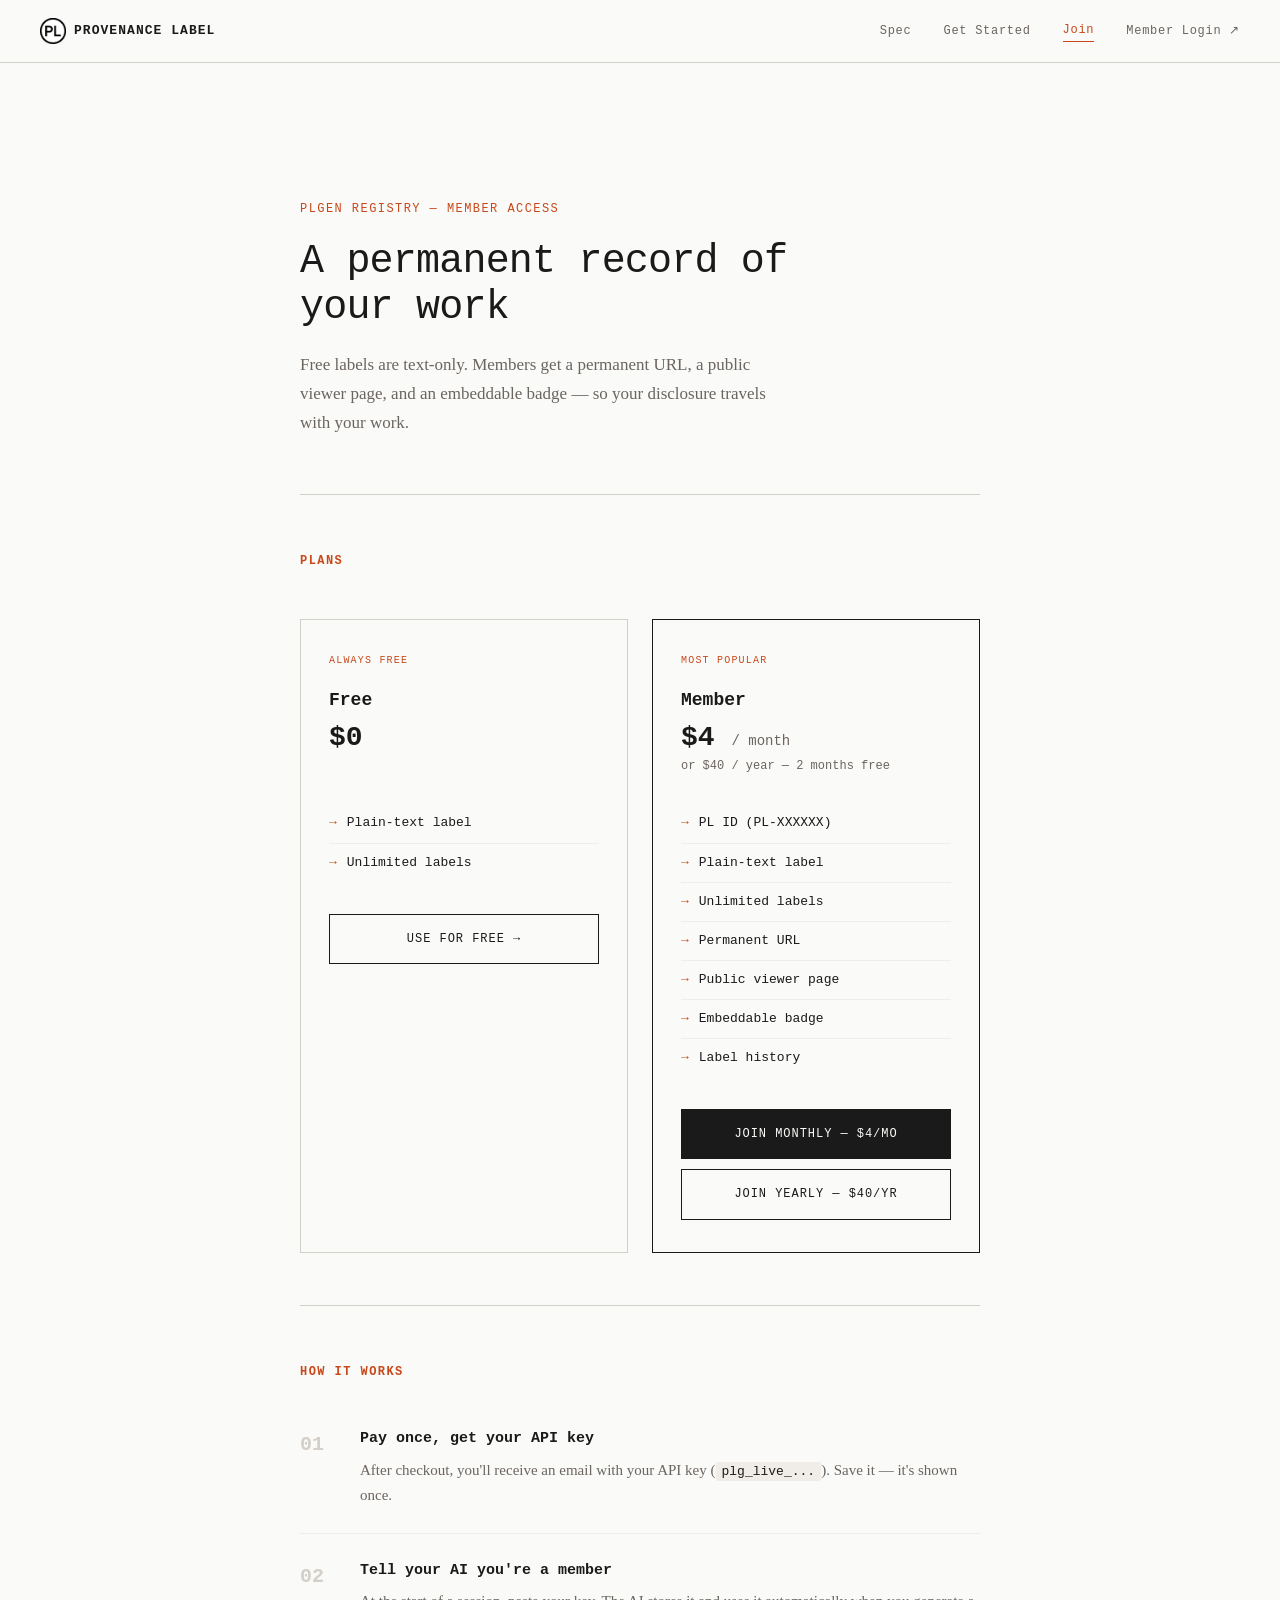
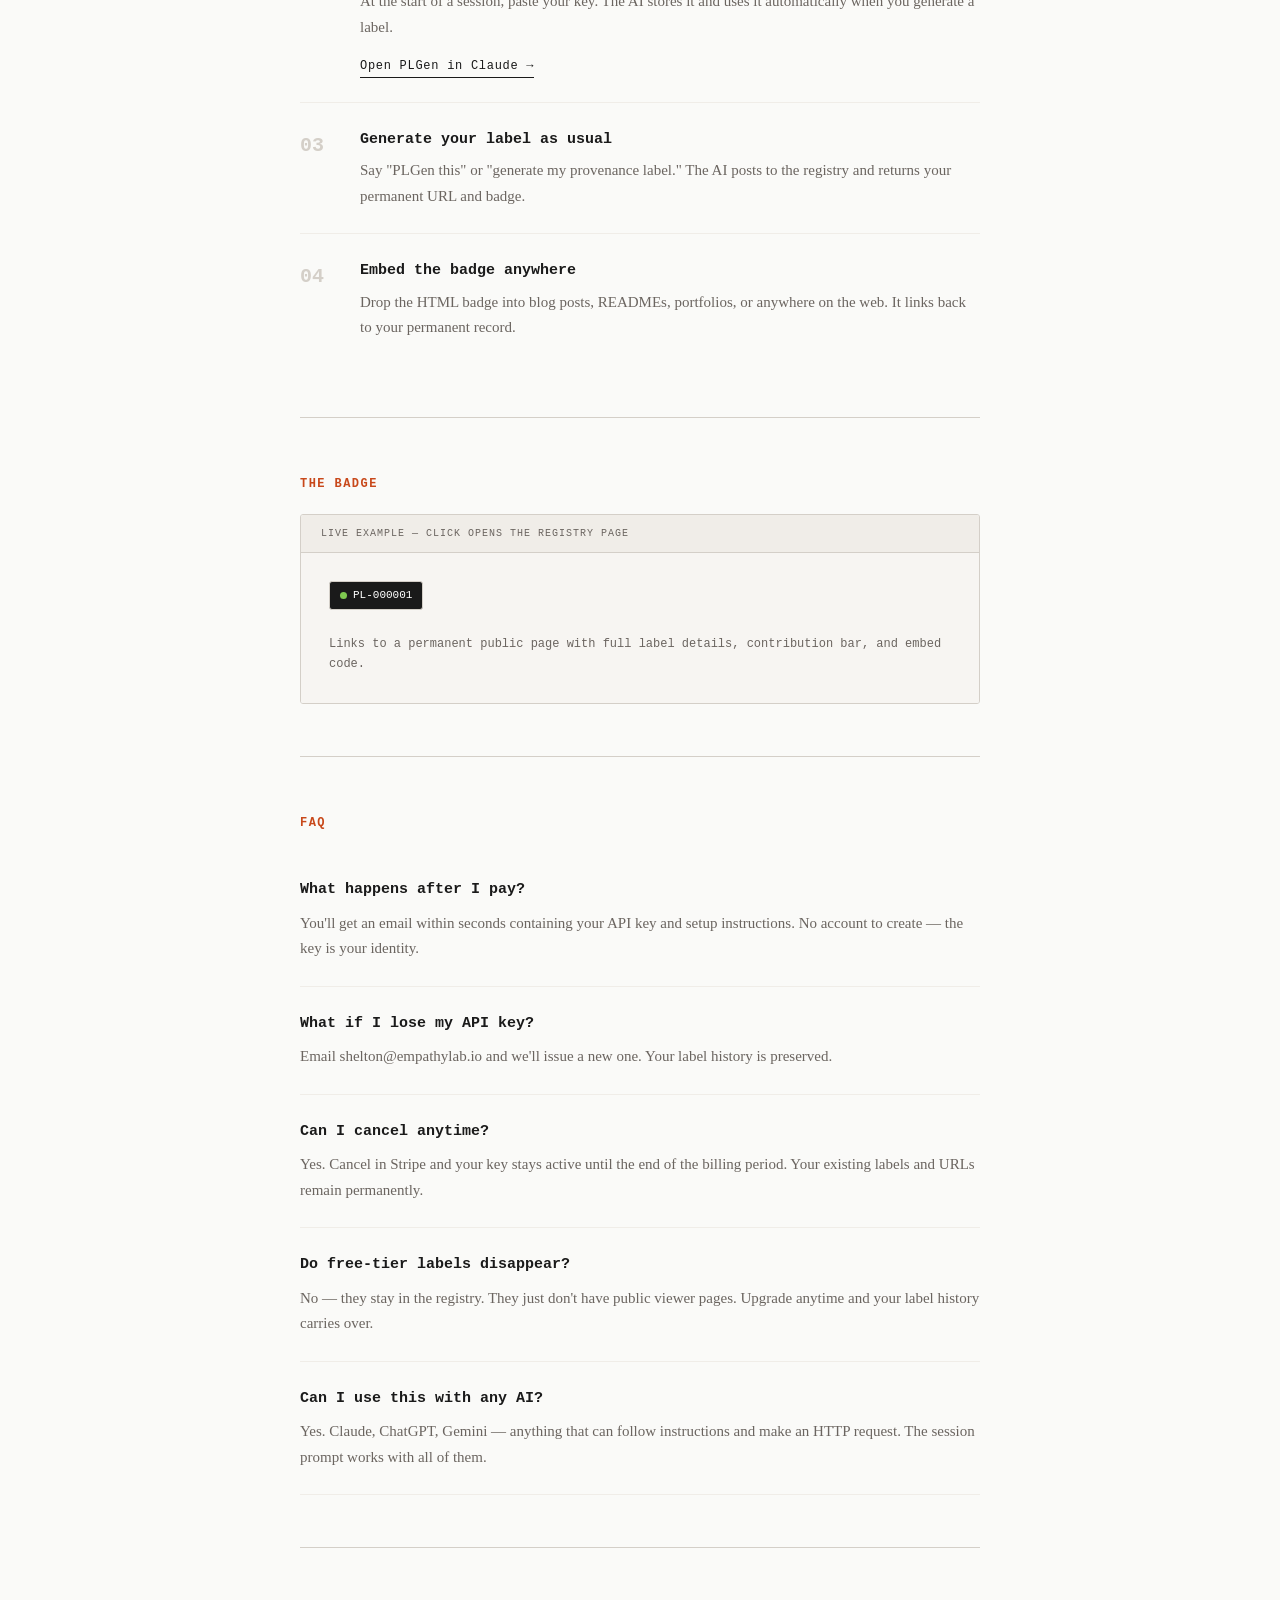
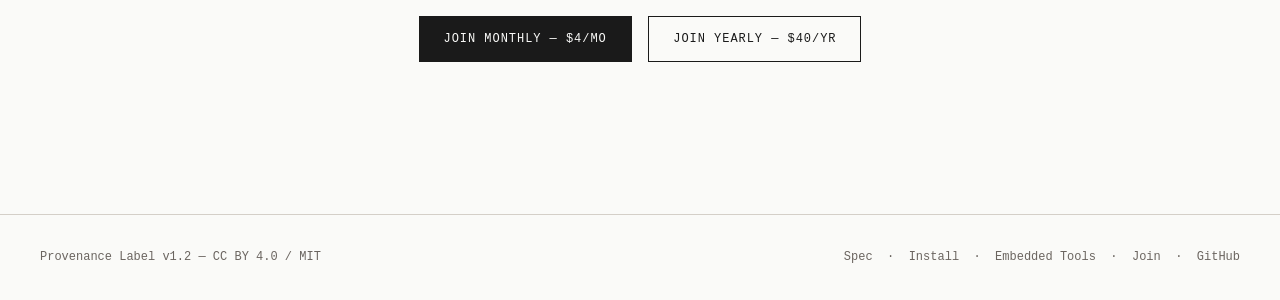
<file: join/index.html>
<!DOCTYPE html>
<html lang="en">
<head>
    <meta charset="UTF-8">
    <meta name="viewport" content="width=device-width, initial-scale=1.0">
    <title>Join — Provenance Label Registry</title>
    <meta name="description" content="Get a permanent, verifiable Provenance Label URL and embeddable badge. Member of the PLGen Registry.">
    <link rel="stylesheet" href="../shared.css">
    <style>
        .join-hero {
            padding: 72px 0 56px;
            border-bottom: 1px solid var(--gray-mid);
        }

        .join-hero h1 {
            font-size: 40px;
            max-width: 560px;
            margin-bottom: 20px;
        }

        .join-hero p {
            font-size: 17px;
            color: var(--gray-dark);
            max-width: 500px;
            margin-bottom: 0;
        }

        .plans {
            display: grid;
            grid-template-columns: 1fr 1fr;
            gap: 24px;
            margin: 48px 0;
        }

        .plan {
            border: 1px solid var(--gray-mid);
            padding: 32px 28px;
        }

        .plan.featured {
            border-color: var(--black);
        }

        .plan-eyebrow {
            font-family: var(--mono);
            font-size: 10px;
            letter-spacing: 0.12em;
            text-transform: uppercase;
            color: var(--accent);
            margin-bottom: 16px;
        }

        .plan-name {
            font-family: var(--mono);
            font-size: 18px;
            font-weight: bold;
            margin-bottom: 8px;
        }

        .plan-price {
            font-family: var(--mono);
            font-size: 28px;
            font-weight: bold;
            margin-bottom: 4px;
            line-height: 1;
        }

        .plan-price span {
            font-size: 14px;
            font-weight: normal;
            color: var(--gray-dark);
        }

        .plan-alt {
            font-family: var(--mono);
            font-size: 12px;
            color: var(--gray-dark);
            margin-bottom: 28px;
        }

        .plan-features {
            list-style: none;
            margin: 0 0 32px;
            padding: 0;
        }

        .plan-features li {
            font-family: var(--mono);
            font-size: 13px;
            padding: 8px 0;
            border-bottom: 1px solid var(--gray-light);
            display: flex;
            gap: 10px;
            align-items: baseline;
            color: var(--gray-dark);
        }

        .plan-features li:last-child { border-bottom: none; }

        .plan-features li::before {
            content: "→";
            color: var(--accent);
            flex-shrink: 0;
        }

        .plan-features li.yes {
            color: var(--black);
        }

        .plan-cta {
            display: block;
            font-family: var(--mono);
            font-size: 12px;
            letter-spacing: 0.08em;
            text-transform: uppercase;
            text-decoration: none;
            text-align: center;
            padding: 14px 24px;
            border: 1px solid var(--black);
            color: var(--white);
            background: var(--black);
            transition: all 0.15s;
        }

        .plan-cta:hover {
            background: var(--accent);
            border-color: var(--accent);
            color: var(--white);
        }

        .plan-cta.ghost {
            background: transparent;
            color: var(--black);
        }

        .plan-cta.ghost:hover {
            background: var(--black);
            color: var(--white);
        }

        .how-it-works {
            margin: 16px 0 48px;
        }

        .how-step {
            display: grid;
            grid-template-columns: 40px 1fr;
            gap: 20px;
            padding: 24px 0;
            border-bottom: 1px solid var(--gray-light);
            align-items: start;
        }

        .how-step:last-child { border-bottom: none; }

        .how-num {
            font-family: var(--mono);
            font-size: 20px;
            font-weight: bold;
            color: var(--gray-mid);
            padding-top: 2px;
        }

        .how-content h3 { margin-top: 0; margin-bottom: 6px; font-size: 15px; }
        .how-content p { font-size: 15px; color: var(--gray-dark); margin: 0; }

        .badge-preview {
            border: 1px solid var(--gray-mid);
            border-radius: 3px;
            overflow: hidden;
            margin: 20px 0 36px;
        }

        .badge-preview-header {
            background: var(--gray-light);
            font-family: var(--mono);
            font-size: 10px;
            letter-spacing: 0.1em;
            text-transform: uppercase;
            color: var(--gray-dark);
            padding: 10px 20px;
            border-bottom: 1px solid var(--gray-mid);
        }

        .badge-preview-body {
            padding: 28px;
            display: flex;
            align-items: center;
            gap: 24px;
            flex-wrap: wrap;
            background: #f7f5f2;
        }

        .pl-badge {
            display: inline-flex;
            align-items: center;
            gap: 6px;
            background: #1a1a1a;
            color: #fff;
            font-family: 'Courier New', monospace;
            font-size: 11px;
            padding: 4px 10px;
            border-radius: 3px;
            text-decoration: none;
        }

        .pl-dot {
            width: 7px;
            height: 7px;
            border-radius: 50%;
            background: #7ec850;
            display: inline-block;
            flex-shrink: 0;
        }

        .badge-caption {
            font-family: var(--mono);
            font-size: 12px;
            color: var(--gray-dark);
        }

        .faq-item { padding: 24px 0; border-bottom: 1px solid var(--gray-light); }
        .faq-item:last-child { border-bottom: none; }
        .faq-item h3 { margin-top: 0; margin-bottom: 8px; font-size: 15px; }
        .faq-item p { font-size: 15px; color: var(--gray-dark); margin: 0; }

        @media (max-width: 600px) {
            .plans { grid-template-columns: 1fr; }
            .join-hero h1 { font-size: 28px; }
        }
    </style>
</head>
<body>

    <nav>
        <a href="/" class="logo"><img src="/graphics/pl-logo-circle-boarder.png" alt="" class="logo-mark">PROVENANCE LABEL</a>
        <a href="/spec">Spec</a>
        <a href="/start">Get Started</a>
        <a href="/join" class="active">Join</a>
        <a href="https://registry.provenancelabel.org/dashboard">Member Login ↗</a>
    </nav>

    <div class="page-wrap">

        <section class="join-hero">
            <div class="hero-eyebrow">PLGen Registry — Member Access</div>
            <h1>A permanent record of your work</h1>
            <p>Free labels are text-only. Members get a permanent URL, a public viewer page, and an embeddable badge — so your disclosure travels with your work.</p>
        </section>

        <h2>Plans</h2>

        <div class="plans">
            <div class="plan">
                <div class="plan-eyebrow">Always free</div>
                <div class="plan-name">Free</div>
                <div class="plan-price">$0</div>
                <div class="plan-alt">&nbsp;</div>
                <ul class="plan-features">
                    <li class="yes">Plain-text label</li>
                    <li class="yes">Unlimited labels</li>
                </ul>
                <a href="/" class="plan-cta ghost">Use for free →</a>
            </div>

            <div class="plan featured">
                <div class="plan-eyebrow">Most popular</div>
                <div class="plan-name">Member</div>
                <div class="plan-price">$4 <span>/ month</span></div>
                <div class="plan-alt">or $40 / year — 2 months free</div>
                <ul class="plan-features">
                    <li class="yes">PL ID (PL-XXXXXX)</li>
                    <li class="yes">Plain-text label</li>
                    <li class="yes">Unlimited labels</li>
                    <li class="yes">Permanent URL</li>
                    <li class="yes">Public viewer page</li>
                    <li class="yes">Embeddable badge</li>
                    <li class="yes">Label history</li>
                </ul>
                <a href="https://buy.stripe.com/fZufZh5gV4x6cO8gTp9MY01" class="plan-cta">Join monthly — $4/mo</a>
                <a href="https://buy.stripe.com/7sY6oH24JbZy4hC1Yv9MY02" class="plan-cta ghost" style="margin-top:10px;">Join yearly — $40/yr</a>
            </div>
        </div>

        <hr class="section-divider">

        <h2>How it works</h2>

        <div class="how-it-works">
            <div class="how-step">
                <div class="how-num">01</div>
                <div class="how-content">
                    <h3>Pay once, get your API key</h3>
                    <p>After checkout, you'll receive an email with your API key (<code>plg_live_...</code>). Save it — it's shown once.</p>
                </div>
            </div>
            <div class="how-step">
                <div class="how-num">02</div>
                <div class="how-content">
                    <h3>Tell your AI you're a member</h3>
                    <p>At the start of a session, paste your key. The AI stores it and uses it automatically when you generate a label.</p>
                    <p style="margin-top:12px;">
                        <a href="https://claude.ai/project/019cc4f6-0085-7263-8b02-4a7118a4fb43" target="_blank" rel="noopener" style="display:inline-flex;align-items:center;gap:6px;font-family:var(--mono);font-size:12px;letter-spacing:0.06em;color:var(--black);text-decoration:none;border-bottom:1px solid var(--black);">Open PLGen in Claude →</a>
                    </p>
                </div>
            </div>
            <div class="how-step">
                <div class="how-num">03</div>
                <div class="how-content">
                    <h3>Generate your label as usual</h3>
                    <p>Say "PLGen this" or "generate my provenance label." The AI posts to the registry and returns your permanent URL and badge.</p>
                </div>
            </div>
            <div class="how-step">
                <div class="how-num">04</div>
                <div class="how-content">
                    <h3>Embed the badge anywhere</h3>
                    <p>Drop the HTML badge into blog posts, READMEs, portfolios, or anywhere on the web. It links back to your permanent record.</p>
                </div>
            </div>
        </div>

        <hr class="section-divider">

        <h2>The badge</h2>

        <div class="badge-preview">
            <div class="badge-preview-header">Live example — click opens the registry page</div>
            <div class="badge-preview-body">
                <a href="https://registry.provenancelabel.org/PL-000001" class="pl-badge" target="_blank" rel="noopener">
                    <span class="pl-dot"></span>
                    PL-000001
                </a>
                <span class="badge-caption">Links to a permanent public page with full label details, contribution bar, and embed code.</span>
            </div>
        </div>

        <hr class="section-divider">

        <h2>FAQ</h2>

        <div class="faq-item">
            <h3>What happens after I pay?</h3>
            <p>You'll get an email within seconds containing your API key and setup instructions. No account to create — the key is your identity.</p>
        </div>
        <div class="faq-item">
            <h3>What if I lose my API key?</h3>
            <p>Email shelton@empathylab.io and we'll issue a new one. Your label history is preserved.</p>
        </div>
        <div class="faq-item">
            <h3>Can I cancel anytime?</h3>
            <p>Yes. Cancel in Stripe and your key stays active until the end of the billing period. Your existing labels and URLs remain permanently.</p>
        </div>
        <div class="faq-item">
            <h3>Do free-tier labels disappear?</h3>
            <p>No — they stay in the registry. They just don't have public viewer pages. Upgrade anytime and your label history carries over.</p>
        </div>
        <div class="faq-item">
            <h3>Can I use this with any AI?</h3>
            <p>Yes. Claude, ChatGPT, Gemini — anything that can follow instructions and make an HTTP request. The session prompt works with all of them.</p>
        </div>

        <hr class="section-divider">

        <div style="text-align:center; padding: 16px 0 32px;">
            <a href="https://buy.stripe.com/fZufZh5gV4x6cO8gTp9MY01" class="btn" style="margin-right:12px;">Join monthly — $4/mo</a>
            <a href="https://buy.stripe.com/7sY6oH24JbZy4hC1Yv9MY02" class="btn btn-ghost">Join yearly — $40/yr</a>
        </div>

    </div>

    <footer>
        <span>Provenance Label v1.2 — CC BY 4.0 / MIT</span>
        <span>
            <a href="/spec">Spec</a> &nbsp;·&nbsp;
            <a href="/install">Install</a> &nbsp;·&nbsp;
            <a href="/embedded">Embedded Tools</a> &nbsp;·&nbsp;
            <a href="/join">Join</a> &nbsp;·&nbsp;
            <a href="https://github.com/provenancelabel/provenancelabel" target="_blank">GitHub</a>
        </span>
    </footer>

</body>
</html>
</file>
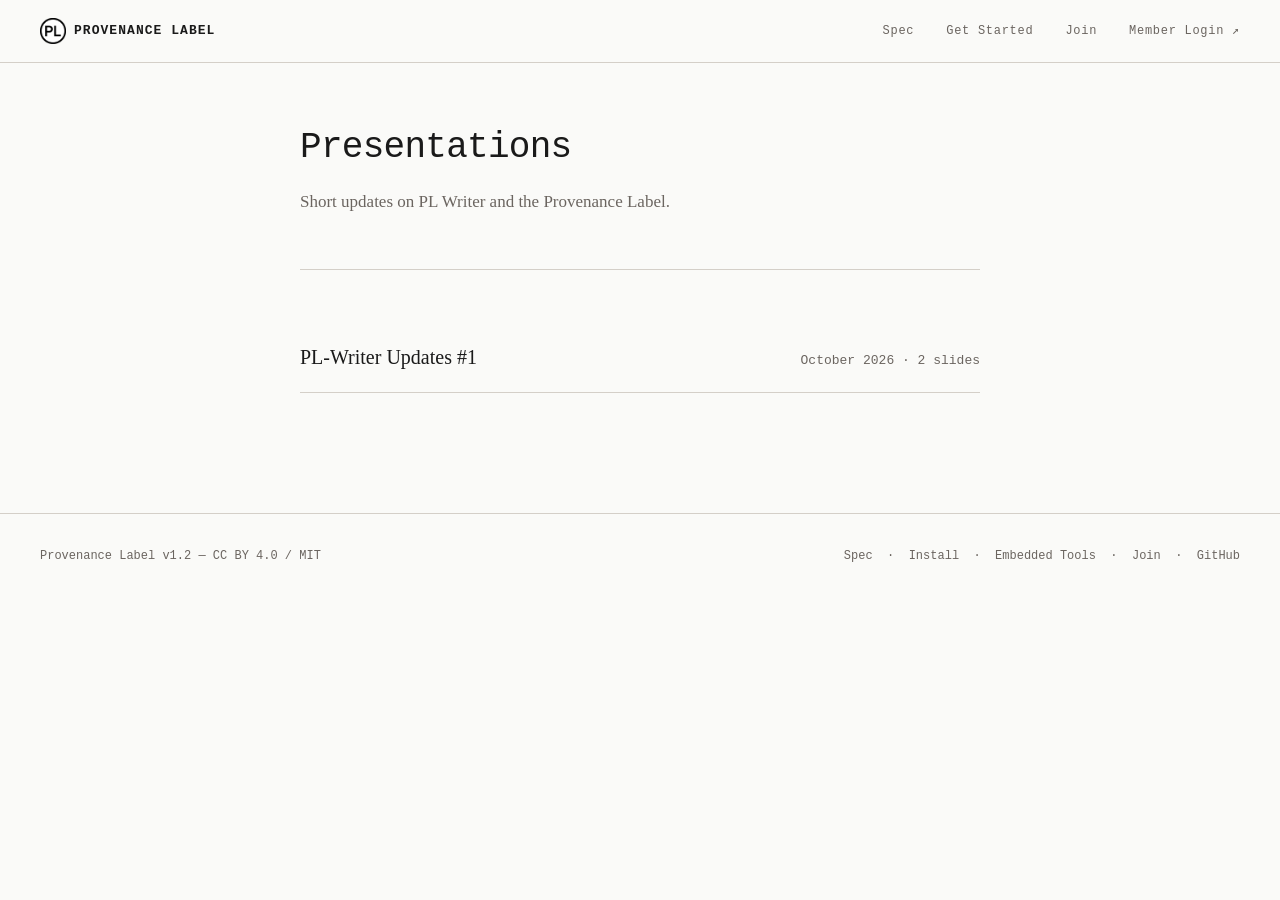
<file: presentations/index.html>
<!DOCTYPE html>
<html lang="en">
<head>
    <meta charset="UTF-8">
    <meta name="viewport" content="width=device-width, initial-scale=1.0">
    <title>Presentations — Provenance Label</title>
    <meta name="description" content="Short updates on PL Writer and the Provenance Label.">
    <link rel="stylesheet" href="../shared.css">
    <style>
        .deck-list {
            list-style: none;
        }
        .deck-list li {
            border-bottom: 1px solid var(--gray-mid);
        }
        .deck-list a {
            display: flex;
            justify-content: space-between;
            align-items: baseline;
            gap: 16px;
            padding: 18px 0;
            color: var(--black);
            text-decoration: none;
        }
        .deck-list a:hover .deck-title { color: var(--accent); }
        .deck-title { font-size: 20px; }
        .deck-meta {
            font-family: var(--mono);
            font-size: 13px;
            color: var(--gray-dark);
            white-space: nowrap;
        }
    </style>
</head>
<body>

    <nav>
        <a href="/" class="logo"><img src="/graphics/pl-logo-circle-boarder.png" alt="" class="logo-mark">PROVENANCE LABEL</a>
        <a href="/spec">Spec</a>
        <a href="/start">Get Started</a>
        <a href="/join">Join</a>
        <a href="https://registry.provenancelabel.org/dashboard">Member Login ↗</a>
    </nav>

    <div class="page-wrap">

        <header>
            <h1>Presentations</h1>
            <p style="font-size:17px; color:var(--gray-dark); margin-top:12px; max-width:560px;">Short updates on PL Writer and the Provenance Label.</p>
        </header>

        <hr class="section-divider">

        <ul class="deck-list">
            <li>
                <a href="/presentations/pl-writer-updates-1/">
                    <span class="deck-title">PL-Writer Updates #1</span>
                    <span class="deck-meta">October 2026 · 2 slides</span>
                </a>
            </li>
        </ul>

    </div>

    <footer>
        <span>Provenance Label v1.2 — CC BY 4.0 / MIT</span>
        <span>
            <a href="/spec">Spec</a> &nbsp;·&nbsp;
            <a href="/install">Install</a> &nbsp;·&nbsp;
            <a href="/embedded">Embedded Tools</a> &nbsp;·&nbsp;
            <a href="/join">Join</a> &nbsp;·&nbsp;
            <a href="https://github.com/provenancelabel/provenancelabel" target="_blank">GitHub</a>
        </span>
    </footer>

</body>
</html>
</file>
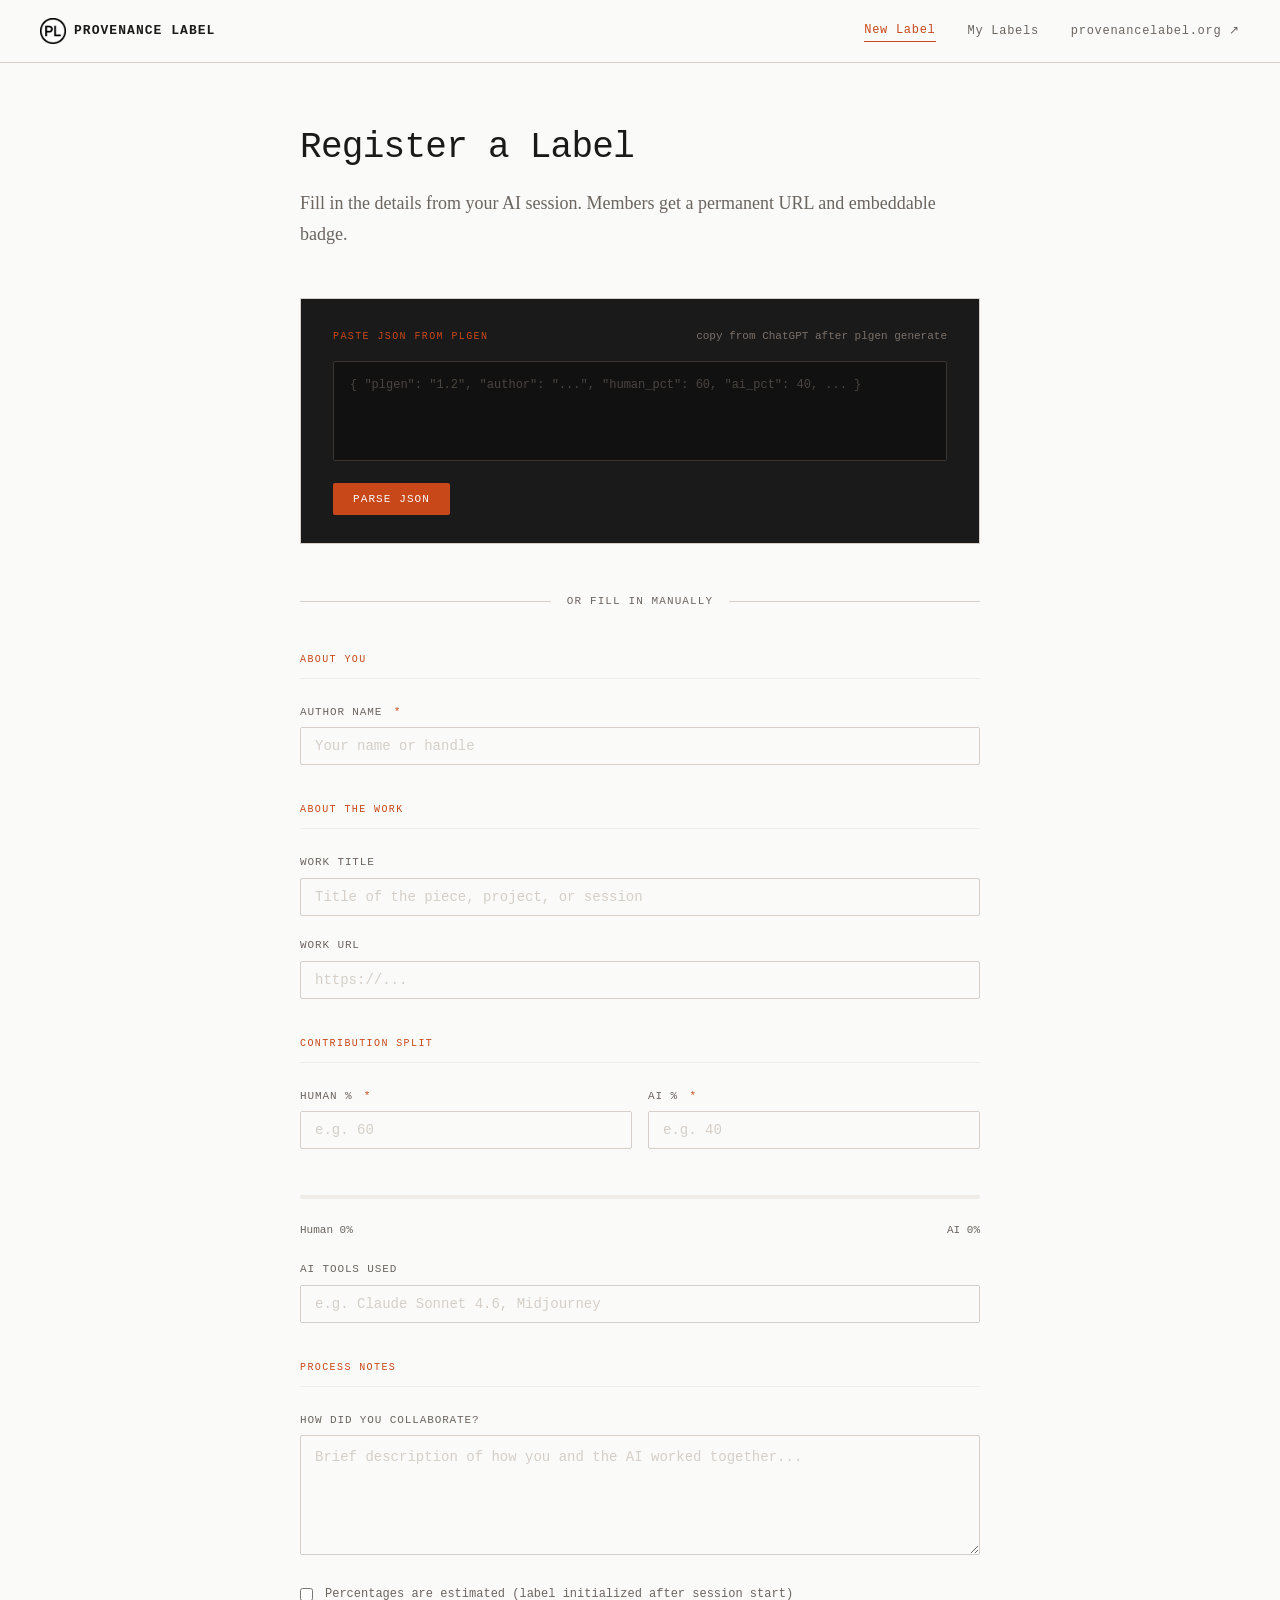
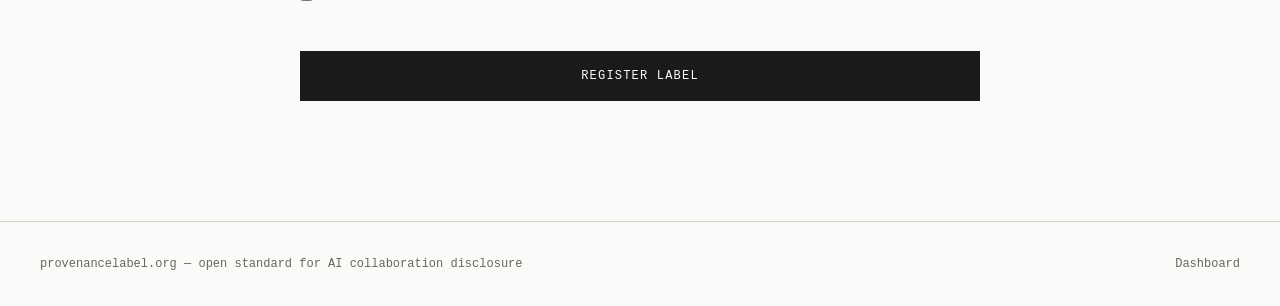
<file: register/index.html>
<!DOCTYPE html>
<html lang="en">
<head>
  <meta charset="UTF-8">
  <meta name="viewport" content="width=device-width, initial-scale=1.0">
  <title>Register a Label — Provenance Label</title>
  <link rel="stylesheet" href="../shared.css">
  <style>
    /* ---- Paste zone ---- */
    .paste-zone {
      border: 1px solid var(--gray-mid);
      background: var(--black);
      padding: 28px 32px;
      margin-bottom: 48px;
    }

    .paste-zone-header {
      display: flex;
      justify-content: space-between;
      align-items: baseline;
      margin-bottom: 16px;
    }

    .paste-zone-label {
      font-family: var(--mono);
      font-size: 10px;
      letter-spacing: 0.14em;
      text-transform: uppercase;
      color: var(--accent);
    }

    .paste-zone-hint {
      font-family: var(--mono);
      font-size: 11px;
      color: #7a7068;
    }

    .paste-zone textarea {
      width: 100%;
      font-family: var(--mono);
      font-size: 12px;
      padding: 14px 16px;
      border: 1px solid #3a3530;
      background: #111;
      color: #e8e4de;
      resize: none;
      line-height: 1.6;
      border-radius: 2px;
      height: 72px;
    }

    .paste-zone textarea:focus {
      outline: none;
      border-color: var(--accent);
    }

    .paste-zone textarea::placeholder {
      color: #4a4540;
    }

    .paste-actions {
      display: flex;
      align-items: center;
      gap: 16px;
      margin-top: 12px;
    }

    .parse-btn {
      font-family: var(--mono);
      font-size: 11px;
      letter-spacing: 0.1em;
      text-transform: uppercase;
      background: var(--accent);
      color: var(--white);
      border: none;
      padding: 10px 20px;
      cursor: pointer;
      transition: opacity 0.15s;
      border-radius: 2px;
    }

    .parse-btn:hover { opacity: 0.85; }
    .parse-btn:disabled { opacity: 0.4; cursor: default; }

    .parse-status {
      font-family: var(--mono);
      font-size: 12px;
      flex: 1;
    }

    .status-ok    { color: #4caf7d; }
    .status-warn  { color: #e8c46a; }
    .status-error { color: var(--accent); }

    /* ---- Divider between paste zone and manual form ---- */
    .or-divider {
      display: flex;
      align-items: center;
      gap: 16px;
      margin: 0 0 40px;
    }

    .or-divider::before,
    .or-divider::after {
      content: '';
      flex: 1;
      border-top: 1px solid var(--gray-mid);
    }

    .or-divider span {
      font-family: var(--mono);
      font-size: 11px;
      letter-spacing: 0.1em;
      text-transform: uppercase;
      color: var(--gray-dark);
    }

    /* ---- Form fields ---- */
    .field-group {
      margin-bottom: 36px;
    }

    .field-section-label {
      font-family: var(--mono);
      font-size: 10px;
      letter-spacing: 0.14em;
      text-transform: uppercase;
      color: var(--accent);
      border-bottom: 1px solid var(--gray-light);
      padding-bottom: 10px;
      margin-bottom: 24px;
    }

    .field-row {
      margin-bottom: 20px;
    }

    .field-row label {
      font-family: var(--mono);
      font-size: 11px;
      letter-spacing: 0.08em;
      text-transform: uppercase;
      color: var(--gray-dark);
      display: block;
      margin-bottom: 6px;
    }

    .field-row label .req {
      color: var(--accent);
      margin-left: 4px;
    }

    .field-row input,
    .field-row textarea {
      width: 100%;
      font-family: var(--mono);
      font-size: 14px;
      padding: 10px 14px;
      border: 1px solid var(--gray-mid);
      background: var(--white);
      color: var(--black);
      border-radius: 2px;
      transition: border-color 0.15s;
    }

    .field-row input:focus,
    .field-row textarea:focus {
      outline: none;
      border-color: var(--black);
    }

    .field-row input::placeholder,
    .field-row textarea::placeholder {
      color: var(--gray-mid);
    }

    .field-row textarea {
      height: 120px;
      resize: vertical;
      line-height: 1.6;
    }

    .split-row {
      display: grid;
      grid-template-columns: 1fr 1fr;
      gap: 16px;
    }

    .split-bar-wrap {
      margin-top: 10px;
      background: var(--gray-light);
      height: 4px;
      border-radius: 2px;
      overflow: hidden;
      grid-column: 1 / -1;
    }

    .split-bar-human {
      height: 100%;
      background: var(--black);
      width: 0%;
      transition: width 0.3s ease;
    }

    .split-labels {
      display: flex;
      justify-content: space-between;
      font-family: var(--mono);
      font-size: 11px;
      color: var(--gray-dark);
      margin-top: 6px;
      grid-column: 1 / -1;
    }

    .checkbox-row {
      display: flex;
      align-items: flex-start;
      gap: 12px;
      margin-top: 8px;
    }

    .checkbox-row input[type="checkbox"] {
      width: auto;
      margin-top: 3px;
      accent-color: var(--accent);
    }

    .checkbox-row span {
      font-family: var(--mono);
      font-size: 12px;
      color: var(--gray-dark);
      line-height: 1.5;
    }

    /* ---- JSON-sourced field highlight ---- */
    .from-token {
      border-color: #4caf7d !important;
      background: #f0faf4 !important;
    }

    /* ---- Submit ---- */
    .submit-wrap {
      margin-top: 48px;
    }

    .register-btn {
      width: 100%;
      font-family: var(--mono);
      font-size: 12px;
      letter-spacing: 0.1em;
      text-transform: uppercase;
      background: var(--black);
      color: var(--white);
      border: none;
      padding: 18px;
      cursor: pointer;
      transition: background 0.15s;
    }

    .register-btn:hover { background: var(--accent); }

    /* ---- Success state ---- */
    .success-panel {
      display: none;
      border: 1px solid var(--gray-mid);
      margin-top: 40px;
    }

    .success-panel.visible { display: block; }

    .success-header {
      background: var(--black);
      color: var(--white);
      font-family: var(--mono);
      font-size: 11px;
      letter-spacing: 0.1em;
      text-transform: uppercase;
      padding: 14px 20px;
    }

    .success-body {
      padding: 28px;
      font-family: var(--mono);
      font-size: 13px;
      line-height: 2;
    }

    .pl-id-display {
      font-size: 24px;
      font-weight: bold;
      color: var(--accent);
      letter-spacing: 0.04em;
      display: block;
      margin-bottom: 8px;
    }

    .success-body a {
      color: var(--accent);
      word-break: break-all;
    }

    .badge-wrap {
      background: var(--gray-light);
      padding: 16px;
      margin-top: 16px;
      border-radius: 2px;
    }

    .badge-wrap pre {
      margin: 0;
      font-size: 12px;
      background: none;
      padding: 0;
      color: var(--black);
      white-space: pre-wrap;
      word-break: break-all;
    }

    .flagged-notice {
      background: #fff8e6;
      border-left: 3px solid #e8c46a;
      padding: 14px 18px;
      font-family: var(--mono);
      font-size: 12px;
      color: #7a6010;
      margin-top: 16px;
    }

    @media (max-width: 600px) {
      .split-row { grid-template-columns: 1fr; }
      .paste-zone { padding: 20px; }
    }
  </style>
</head>
<body>

<nav>
  <a href="/" class="logo"><img src="/graphics/pl-logo-circle-boarder.png" alt="" class="logo-mark">PROVENANCE LABEL</a>
  <a href="/register" class="active">New Label</a>
  <a href="/dashboard">My Labels</a>
  <a href="https://provenancelabel.org" target="_blank">provenancelabel.org ↗</a>
</nav>

<div class="page-wrap">

  <h1>Register a Label</h1>
  <p style="color: var(--gray-dark); margin-bottom: 48px;">
    Fill in the details from your AI session. Members get a permanent URL and embeddable badge.
  </p>

  <!-- ── PASTE ZONE ── -->
  <div class="paste-zone">
    <div class="paste-zone-header">
      <span class="paste-zone-label">Paste JSON from PLGen</span>
      <span class="paste-zone-hint">copy from ChatGPT after plgen generate</span>
    </div>
    <textarea
      id="plgtInput"
      placeholder='{ "plgen": "1.2", "author": "...", "human_pct": 60, "ai_pct": 40, ... }'
      spellcheck="false"
      autocomplete="off"
      style="height:100px;"
    ></textarea>
    <div class="paste-actions">
      <button class="parse-btn" id="parseBtn">Parse JSON</button>
      <div class="parse-status" id="parseStatus"></div>
    </div>
  </div>

  <div class="or-divider"><span>or fill in manually</span></div>

  <!-- ── FORM ── -->
  <form id="registerForm">

    <div class="field-group">
      <div class="field-section-label">About You</div>
      <div class="field-row">
        <label>Author Name <span class="req">*</span></label>
        <input type="text" id="author" name="author" placeholder="Your name or handle">
      </div>
    </div>

    <div class="field-group">
      <div class="field-section-label">About the Work</div>
      <div class="field-row">
        <label>Work Title</label>
        <input type="text" id="work_title" name="work_title"
               placeholder="Title of the piece, project, or session">
      </div>
      <div class="field-row">
        <label>Work URL</label>
        <input type="url" id="work_url" name="work_url" placeholder="https://...">
      </div>
    </div>

    <div class="field-group">
      <div class="field-section-label">Contribution Split</div>
      <div class="split-row">
        <div class="field-row">
          <label>Human % <span class="req">*</span></label>
          <input type="number" id="human_pct" name="human_pct"
                 min="0" max="100" placeholder="e.g. 60">
        </div>
        <div class="field-row">
          <label>AI % <span class="req">*</span></label>
          <input type="number" id="ai_pct" name="ai_pct"
                 min="0" max="100" placeholder="e.g. 40">
        </div>
        <div class="split-bar-wrap">
          <div class="split-bar-human" id="splitBar"></div>
        </div>
        <div class="split-labels">
          <span id="splitLabelHuman">Human 0%</span>
          <span id="splitLabelAI">AI 0%</span>
        </div>
      </div>
      <div class="field-row" style="margin-top: 20px;">
        <label>AI Tools Used</label>
        <input type="text" id="ai_tools" name="ai_tools"
               placeholder="e.g. Claude Sonnet 4.6, Midjourney">
      </div>
    </div>

    <div class="field-group">
      <div class="field-section-label">Process Notes</div>
      <div class="field-row">
        <label>How did you collaborate?</label>
        <textarea id="process_notes" name="process_notes"
                  placeholder="Brief description of how you and the AI worked together..."></textarea>
      </div>
      <div class="checkbox-row">
        <input type="checkbox" id="estimated" name="estimated">
        <span>Percentages are estimated (label initialized after session start)</span>
      </div>
    </div>

    <input type="hidden" id="session_init" name="session_init" value="pre">

    <div class="submit-wrap">
      <button type="button" class="register-btn" id="submitBtn">Register Label</button>
    </div>

  </form>

  <!-- ── SUCCESS PANEL ── -->
  <div class="success-panel" id="successPanel">
    <div class="success-header">Label Registered</div>
    <div class="success-body">
      <span class="pl-id-display" id="successId"></span>
      <div>Permanent URL: <a id="successUrl" href="#" target="_blank"></a></div>
      <div style="margin-top:20px;">
        <div style="font-size:10px;letter-spacing:0.1em;text-transform:uppercase;
                    color:var(--gray-dark);margin-bottom:10px;">Share Badge</div>
        <div class="pl-badge" id="plShareBadge" onclick="copyPlLink(this, this.dataset.url)">
          <span class="pl-mark">PL</span>&nbsp;<span class="pl-num" id="plBadgeNum"></span>
        </div>
        <div style="font-size:11px;color:var(--gray-dark);margin-top:6px;
                    font-family:var(--mono);">click to copy link</div>
      </div>
      <div class="badge-wrap" style="margin-top:20px;">
        <div style="font-size:10px;letter-spacing:0.1em;text-transform:uppercase;
                    color:var(--gray-dark);margin-bottom:8px;">Badge HTML</div>
        <pre id="successBadge"></pre>
      </div>
    </div>
  </div>

</div><!-- /page-wrap -->

<footer>
  <span>provenancelabel.org — open standard for AI collaboration disclosure</span>
  <a href="/dashboard">Dashboard</a>
</footer>

<script>
// ── PL Badge copy ──
function copyPlLink(el, url) {
  navigator.clipboard.writeText(url).then(() => {
    el.classList.add('copied');
    el.querySelector('.pl-num').textContent = 'Copied!';
    setTimeout(() => {
      el.classList.remove('copied');
      el.querySelector('.pl-num').textContent = '#' + url.split('/').pop().padStart(6, '0');
    }, 1600);
  });
}

// ── Split bar ──
function updateSplitBar() {
  const h = parseInt(document.getElementById('human_pct').value) || 0;
  const a = parseInt(document.getElementById('ai_pct').value) || 0;
  document.getElementById('splitBar').style.width = h + '%';
  document.getElementById('splitLabelHuman').textContent = `Human ${h}%`;
  document.getElementById('splitLabelAI').textContent = `AI ${a}%`;
}

document.getElementById('human_pct').addEventListener('input', updateSplitBar);
document.getElementById('ai_pct').addEventListener('input', updateSplitBar);

// ── JSON Parser ──
function parseJSON(raw) {
  let data;
  try {
    data = JSON.parse(raw);
  } catch (e) {
    return { ok: false, error: 'Invalid JSON — check formatting and try again.' };
  }

  const hPct = parseInt(data.human_pct, 10);
  const aPct = parseInt(data.ai_pct, 10);

  if (!data.author) return { ok: false, error: 'Missing required field: author' };
  if (isNaN(hPct) || isNaN(aPct)) return { ok: false, error: 'Missing required field: human_pct / ai_pct' };
  if (hPct + aPct !== 100) return { ok: false, error: `Split must sum to 100 (got ${hPct + aPct})` };

  // Normalize tools: array → comma string
  const tools = Array.isArray(data.tools)
    ? data.tools.join(', ')
    : (data.tools || data.ai_tools || '');

  // Combine human_role + ai_role into process_notes
  const notes = [data.human_role, data.ai_role].filter(Boolean).join(' / ') || data.process_notes || '';

  return {
    ok: true,
    data: {
      author:        data.author,
      work_url:      data.ref || '',
      human_pct:     hPct,
      ai_pct:        aPct,
      ai_tools:      tools,
      process_notes: notes,
      estimated:     false,
    }
  };
}

// ── Populate form from JSON ──
function populateFromJSON(data) {
  const map = {
    author:        data.author,
    work_url:      data.work_url,
    human_pct:     data.human_pct,
    ai_pct:        data.ai_pct,
    ai_tools:      data.ai_tools,
    process_notes: data.process_notes,
  };

  for (const [id, val] of Object.entries(map)) {
    const el = document.getElementById(id);
    if (el) {
      el.value = val;
      el.classList.add('from-token');
    }
  }

  document.getElementById('estimated').checked = data.estimated;
  updateSplitBar();
}

// ── Parse button ──
document.getElementById('parseBtn').addEventListener('click', () => {
  const raw = document.getElementById('plgtInput').value.trim();
  if (!raw) return;

  const statusEl = document.getElementById('parseStatus');
  const result = parseJSON(raw);

  if (!result.ok) {
    statusEl.innerHTML = `<span class="status-error">✗ ${result.error}</span>`;
    return;
  }

  populateFromJSON(result.data);
  statusEl.innerHTML = '<span class="status-ok">✓ JSON parsed — fields populated</span>';
});

// ── Submit ──
document.getElementById('submitBtn').addEventListener('click', async () => {
  const author    = document.getElementById('author').value.trim();
  const human_pct = parseInt(document.getElementById('human_pct').value, 10);
  const ai_pct    = parseInt(document.getElementById('ai_pct').value, 10);

  if (!author) { alert('Author name is required.'); return; }
  if (isNaN(human_pct) || isNaN(ai_pct)) { alert('Contribution split is required.'); return; }
  if (human_pct + ai_pct !== 100) { alert('Human % + AI % must equal 100.'); return; }

  const body = {
    author,
    work_title:    document.getElementById('work_title').value.trim(),
    work_url:      document.getElementById('work_url').value.trim() || undefined,
    human_pct,
    ai_pct,
    ai_tools:      document.getElementById('ai_tools').value.trim(),
    process_notes: document.getElementById('process_notes').value.trim(),
    session_init:  document.getElementById('session_init').value || 'pre',
    estimated:     document.getElementById('estimated').checked,
  };

  const btn = document.getElementById('submitBtn');
  btn.textContent = 'Registering...';
  btn.disabled = true;

  try {
    const res = await fetch(
      'https://registry.provenancelabel.org/api/labels/register',
      { method: 'POST', headers: { 'Content-Type': 'application/json' }, body: JSON.stringify(body) }
    );
    const data = await res.json();

    if (!res.ok) throw new Error(data.error || 'Registration failed');

    document.getElementById('successId').textContent = data.pl_id;
    const urlEl = document.getElementById('successUrl');
    urlEl.href = data.url;
    urlEl.textContent = data.url;
    document.getElementById('successBadge').textContent = data.badge_html || '';

    const badge = document.getElementById('plShareBadge');
    badge.dataset.url = data.url;
    document.getElementById('plBadgeNum').textContent = '#' + data.url.split('/').pop().padStart(6, '0');

    document.getElementById('successPanel').classList.add('visible');
    document.getElementById('successPanel').scrollIntoView({ behavior: 'smooth' });

  } catch (err) {
    alert('Registration error: ' + err.message);
    btn.textContent = 'Register Label';
    btn.disabled = false;
  }
});
</script>

</body>
</html>
</file>
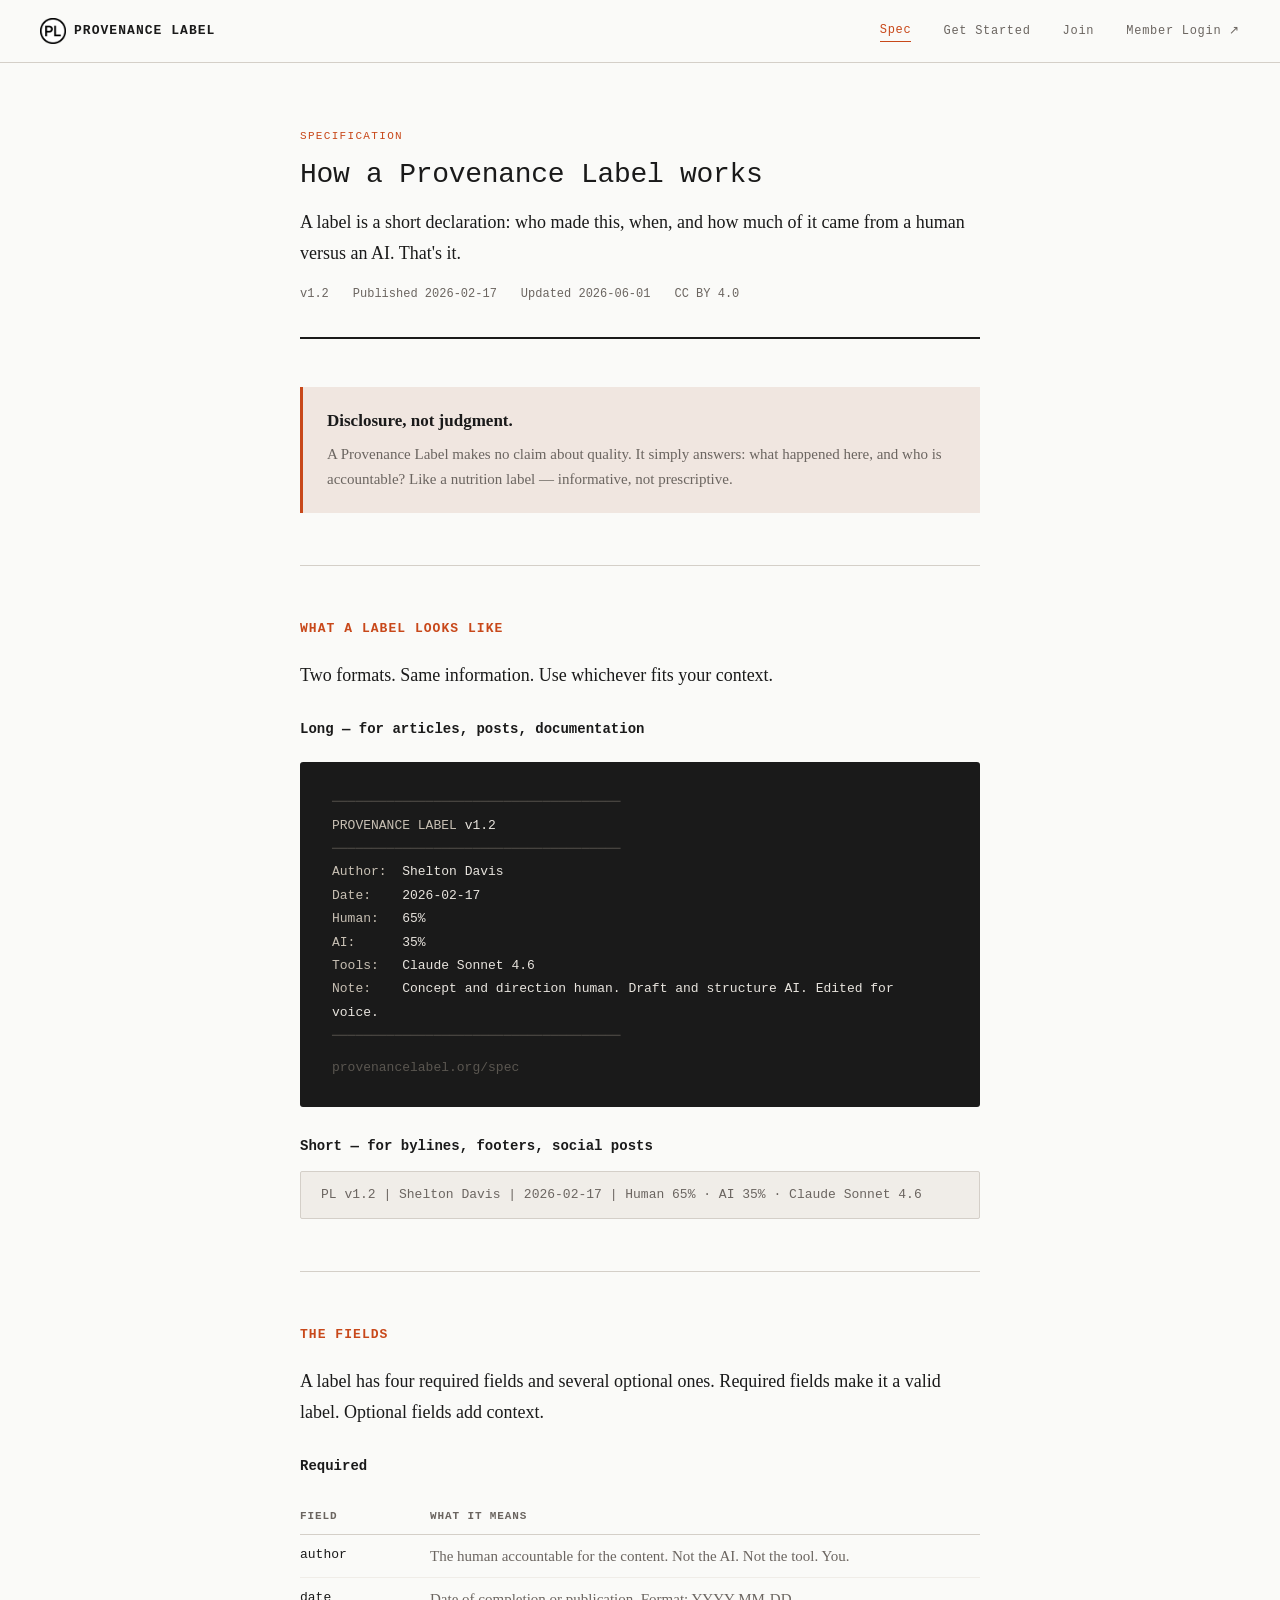
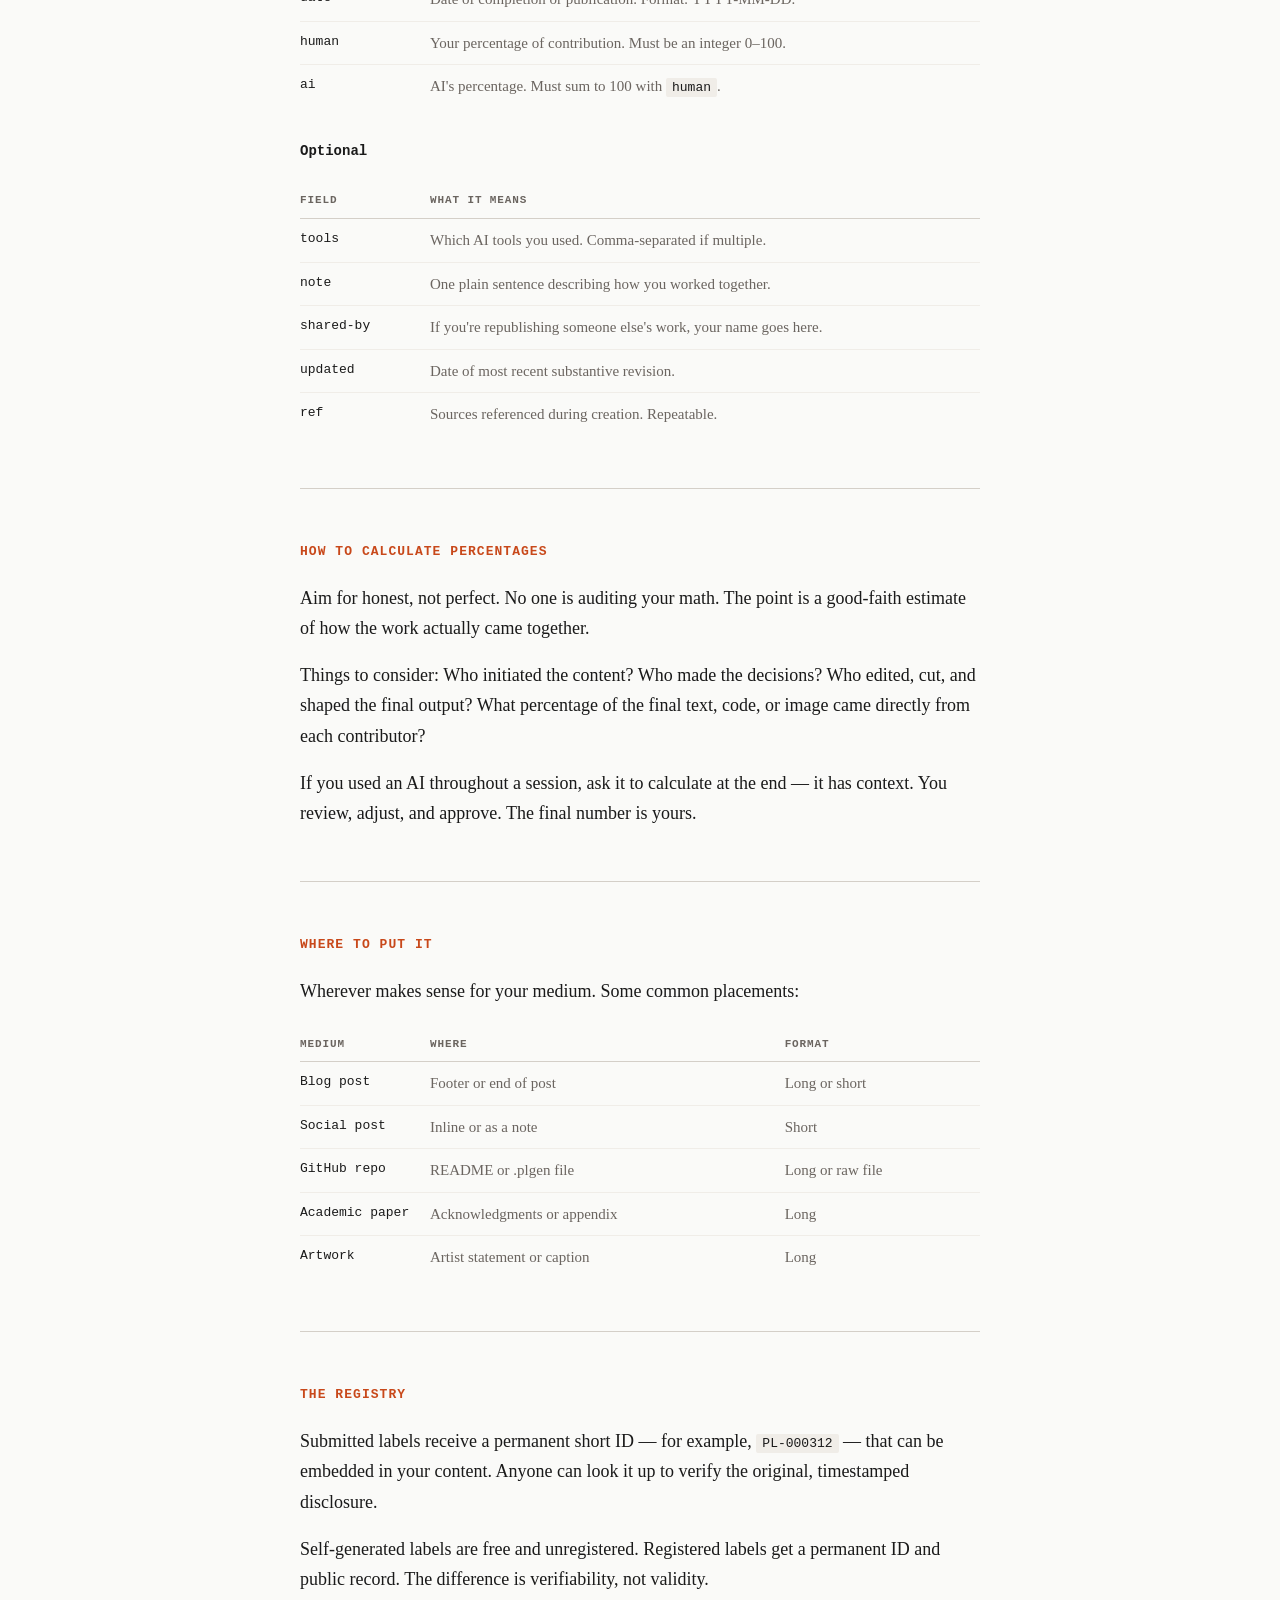
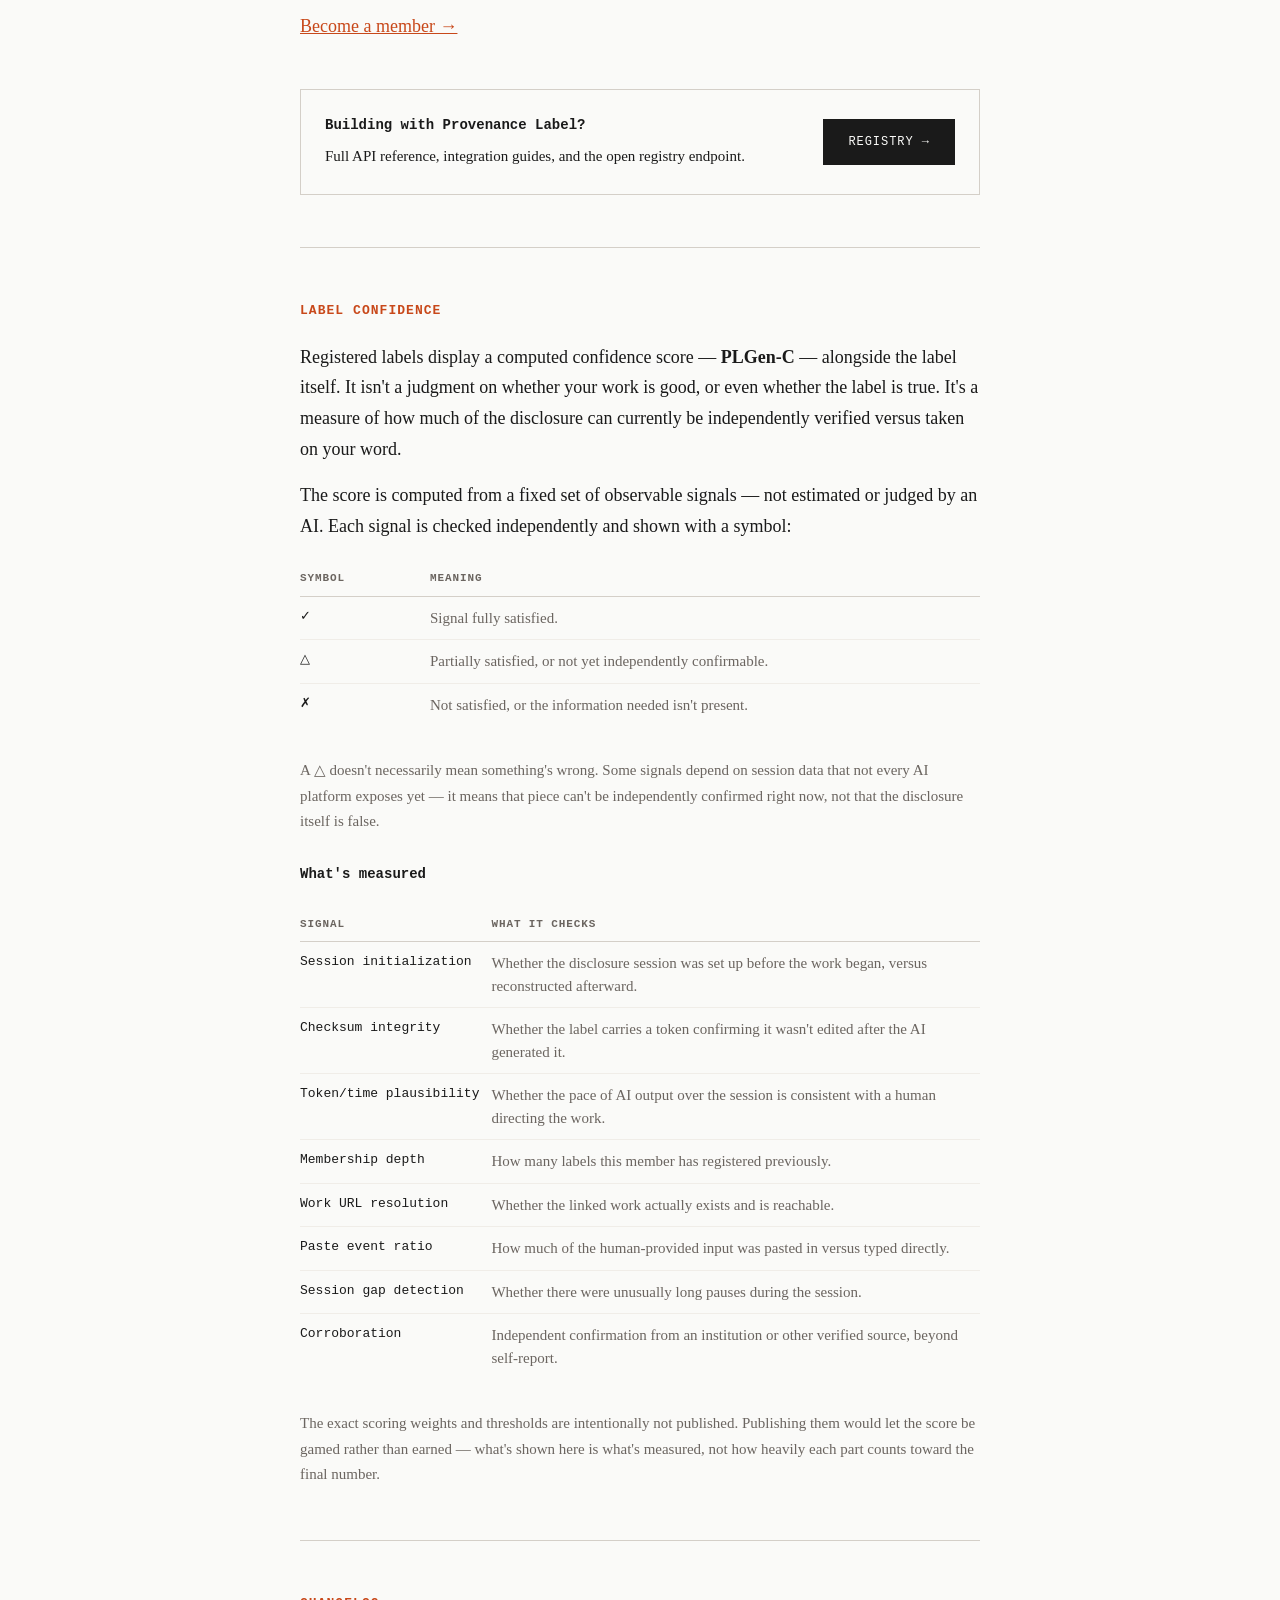
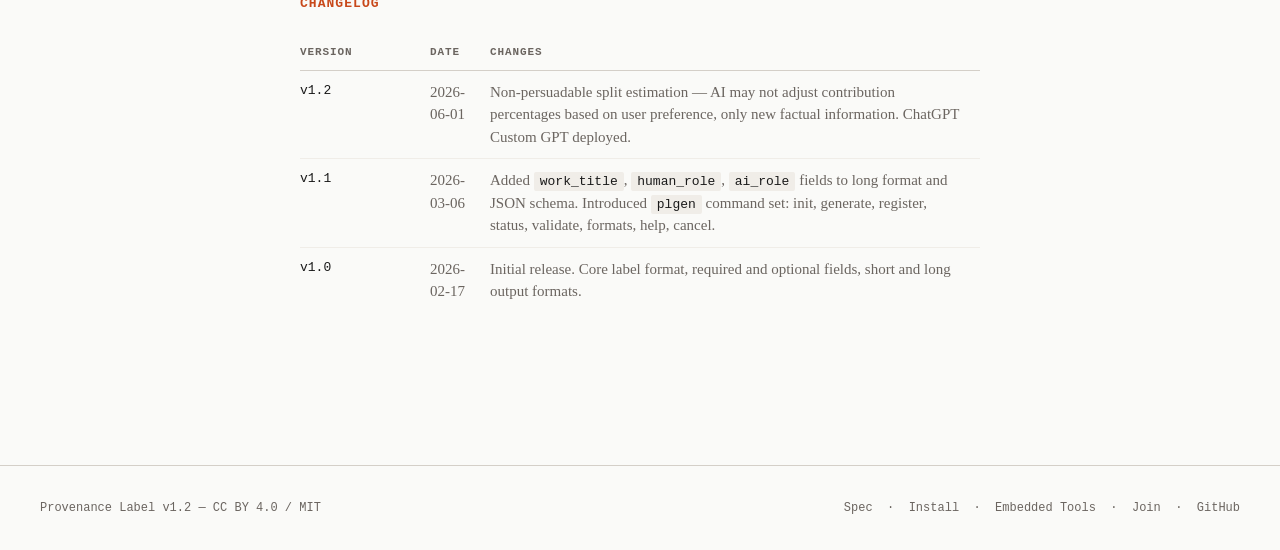
<file: spec/index.html>
<!DOCTYPE html>
<html lang="en">
<head>
    <meta charset="UTF-8">
    <meta name="viewport" content="width=device-width, initial-scale=1.0">
    <title>Spec — Provenance Label</title>
    <link rel="stylesheet" href="../shared.css">
    <style>
        .spec-meta {
            display: flex;
            gap: 24px;
            flex-wrap: wrap;
            margin-top: 16px;
        }
        .spec-meta span {
            font-family: var(--mono);
            font-size: 12px;
            color: var(--gray-dark);
        }
        .principle {
            border-left: 3px solid var(--accent);
            padding: 20px 24px;
            margin: 32px 0;
            background: var(--accent-light);
        }
        .principle p {
            color: var(--black);
            font-size: 17px;
            font-weight: bold;
            margin-bottom: 6px;
        }
        .principle span {
            display: block;
            font-size: 15px;
            color: var(--gray-dark);
        }
        .label-block {
            background: var(--black);
            color: #e8e4de;
            font-family: var(--mono);
            font-size: 13px;
            line-height: 1.8;
            padding: 28px 32px;
            border-radius: 3px;
            margin: 20px 0 28px;
        }
        .label-rule { color: #5a5650; }
        .label-key  { color: #c8c0b4; }
        .label-val  { color: #e8e4de; }
        .label-footer { color: #5a5650; margin-top: 8px; }
        .label-short {
            background: var(--gray-light);
            border: 1px solid var(--gray-mid);
            font-family: var(--mono);
            font-size: 13px;
            padding: 12px 20px;
            border-radius: 2px;
            margin: 12px 0 28px;
            color: var(--gray-dark);
        }
        .field-table {
            width: 100%;
            border-collapse: collapse;
            font-family: var(--mono);
            font-size: 13px;
            margin: 20px 0 32px;
        }
        .field-table th {
            text-align: left;
            font-size: 11px;
            letter-spacing: 0.08em;
            text-transform: uppercase;
            color: var(--gray-dark);
            padding: 8px 12px 8px 0;
            border-bottom: 1px solid var(--gray-mid);
        }
        .field-table td {
            padding: 10px 12px 10px 0;
            border-bottom: 1px solid var(--gray-light);
            vertical-align: top;
            font-family: var(--serif);
            font-size: 15px;
            color: var(--gray-dark);
            line-height: 1.5;
        }
        .field-table td:first-child {
            font-family: var(--mono);
            font-size: 13px;
            color: var(--black);
            white-space: nowrap;
            padding-right: 24px;
            width: 130px;
        }
        .field-table tr:last-child td { border-bottom: none; }
        .dev-bridge {
            border: 1px solid var(--gray-mid);
            padding: 24px;
            display: flex;
            justify-content: space-between;
            align-items: center;
            gap: 16px;
            margin-top: 48px;
        }
        .dev-bridge p { font-size: 15px; color: var(--gray-dark); margin: 0; }
        .dev-bridge strong { display: block; font-family: var(--mono); font-size: 14px; margin-bottom: 6px; color: var(--black); }
        @media (max-width: 600px) { .dev-bridge { flex-direction: column; align-items: flex-start; } }
    </style>
</head>
<body class="spec">

    <nav>
        <a href="/" class="logo"><img src="/graphics/pl-logo-circle-boarder.png" alt="" class="logo-mark">PROVENANCE LABEL</a>
        <a href="/spec" class="active">Spec</a>
        <a href="/start">Get Started</a>
        <a href="/join">Join</a>
        <a href="https://registry.provenancelabel.org/dashboard">Member Login ↗</a>
    </nav>

    <div class="page-wrap">

        <header class="spec-header">
            <div class="spec-label">Specification</div>
            <h1>How a Provenance Label works</h1>
            <p>A label is a short declaration: who made this, when, and how much of it came from a human versus an AI. That's it.</p>
            <div class="spec-meta">
                <span>v1.2</span>
                <span>Published 2026-02-17</span>
                <span>Updated 2026-06-01</span>
                <span>CC BY 4.0</span>
            </div>
        </header>

        <div class="principle">
            <p>Disclosure, not judgment.</p>
            <span>A Provenance Label makes no claim about quality. It simply answers: what happened here, and who is accountable? Like a nutrition label — informative, not prescriptive.</span>
        </div>

        <hr class="section-divider">

        <h2>What a label looks like</h2>
        <p>Two formats. Same information. Use whichever fits your context.</p>

        <h3>Long — for articles, posts, documentation</h3>
        <div class="label-block">
            <div class="label-rule">─────────────────────────────────────</div>
            <div><span class="label-key">PROVENANCE LABEL</span> <span class="label-val">v1.2</span></div>
            <div class="label-rule">─────────────────────────────────────</div>
            <div><span class="label-key">Author:&nbsp;&nbsp;</span><span class="label-val">Shelton Davis</span></div>
            <div><span class="label-key">Date:&nbsp;&nbsp;&nbsp;&nbsp;</span><span class="label-val">2026-02-17</span></div>
            <div><span class="label-key">Human:&nbsp;&nbsp;&nbsp;</span><span class="label-val">65%</span></div>
            <div><span class="label-key">AI:&nbsp;&nbsp;&nbsp;&nbsp;&nbsp;&nbsp;</span><span class="label-val">35%</span></div>
            <div><span class="label-key">Tools:&nbsp;&nbsp;&nbsp;</span><span class="label-val">Claude Sonnet 4.6</span></div>
            <div><span class="label-key">Note:&nbsp;&nbsp;&nbsp;&nbsp;</span><span class="label-val">Concept and direction human. Draft and structure AI. Edited for voice.</span></div>
            <div class="label-rule">─────────────────────────────────────</div>
            <div class="label-footer">provenancelabel.org/spec</div>
        </div>

        <h3>Short — for bylines, footers, social posts</h3>
        <div class="label-short">
            PL v1.2 | Shelton Davis | 2026-02-17 | Human 65% · AI 35% · Claude Sonnet 4.6
        </div>

        <hr class="section-divider">

        <h2>The fields</h2>
        <p>A label has four required fields and several optional ones. Required fields make it a valid label. Optional fields add context.</p>

        <h3>Required</h3>
        <table class="field-table">
            <thead>
                <tr><th>Field</th><th>What it means</th></tr>
            </thead>
            <tbody>
                <tr><td>author</td><td>The human accountable for the content. Not the AI. Not the tool. You.</td></tr>
                <tr><td>date</td><td>Date of completion or publication. Format: YYYY-MM-DD.</td></tr>
                <tr><td>human</td><td>Your percentage of contribution. Must be an integer 0–100.</td></tr>
                <tr><td>ai</td><td>AI's percentage. Must sum to 100 with <code>human</code>.</td></tr>
            </tbody>
        </table>

        <h3>Optional</h3>
        <table class="field-table">
            <thead>
                <tr><th>Field</th><th>What it means</th></tr>
            </thead>
            <tbody>
                <tr><td>tools</td><td>Which AI tools you used. Comma-separated if multiple.</td></tr>
                <tr><td>note</td><td>One plain sentence describing how you worked together.</td></tr>
                <tr><td>shared-by</td><td>If you're republishing someone else's work, your name goes here.</td></tr>
                <tr><td>updated</td><td>Date of most recent substantive revision.</td></tr>
                <tr><td>ref</td><td>Sources referenced during creation. Repeatable.</td></tr>
            </tbody>
        </table>

        <hr class="section-divider">

        <h2>How to calculate percentages</h2>
        <p>Aim for honest, not perfect. No one is auditing your math. The point is a good-faith estimate of how the work actually came together.</p>
        <p>Things to consider: Who initiated the content? Who made the decisions? Who edited, cut, and shaped the final output? What percentage of the final text, code, or image came directly from each contributor?</p>
        <p>If you used an AI throughout a session, ask it to calculate at the end — it has context. You review, adjust, and approve. The final number is yours.</p>

        <hr class="section-divider">

        <h2>Where to put it</h2>
        <p>Wherever makes sense for your medium. Some common placements:</p>
        <table class="field-table">
            <thead>
                <tr><th>Medium</th><th>Where</th><th>Format</th></tr>
            </thead>
            <tbody>
                <tr><td>Blog post</td><td>Footer or end of post</td><td>Long or short</td></tr>
                <tr><td>Social post</td><td>Inline or as a note</td><td>Short</td></tr>
                <tr><td>GitHub repo</td><td>README or .plgen file</td><td>Long or raw file</td></tr>
                <tr><td>Academic paper</td><td>Acknowledgments or appendix</td><td>Long</td></tr>
                <tr><td>Artwork</td><td>Artist statement or caption</td><td>Long</td></tr>
            </tbody>
        </table>

        <hr class="section-divider">

        <h2>The Registry</h2>
        <p>Submitted labels receive a permanent short ID — for example, <code>PL-000312</code> — that can be embedded in your content. Anyone can look it up to verify the original, timestamped disclosure.</p>
        <p>Self-generated labels are free and unregistered. Registered labels get a permanent ID and public record. The difference is verifiability, not validity.</p>
        <p><a href="/join">Become a member →</a></p>

        <div class="dev-bridge">
            <div>
                <strong>Building with Provenance Label?</strong>
                <p>Full API reference, integration guides, and the open registry endpoint.</p>
            </div>
            <a href="https://registry.provenancelabel.org" class="btn">Registry →</a>
        </div>

        <hr class="section-divider">

        <h2 id="confidence">Label Confidence</h2>
        <p>Registered labels display a computed confidence score — <strong>PLGen-C</strong> — alongside the label itself. It isn't a judgment on whether your work is good, or even whether the label is true. It's a measure of how much of the disclosure can currently be independently verified versus taken on your word.</p>
        <p>The score is computed from a fixed set of observable signals — not estimated or judged by an AI. Each signal is checked independently and shown with a symbol:</p>

        <table class="field-table">
            <thead>
                <tr><th>Symbol</th><th>Meaning</th></tr>
            </thead>
            <tbody>
                <tr><td>✓</td><td>Signal fully satisfied.</td></tr>
                <tr><td>△</td><td>Partially satisfied, or not yet independently confirmable.</td></tr>
                <tr><td>✗</td><td>Not satisfied, or the information needed isn't present.</td></tr>
            </tbody>
        </table>

        <p style="font-size:15px; color:var(--gray-dark);">A △ doesn't necessarily mean something's wrong. Some signals depend on session data that not every AI platform exposes yet — it means that piece can't be independently confirmed right now, not that the disclosure itself is false.</p>

        <h3>What's measured</h3>
        <table class="field-table">
            <thead>
                <tr><th>Signal</th><th>What it checks</th></tr>
            </thead>
            <tbody>
                <tr><td>Session initialization</td><td>Whether the disclosure session was set up before the work began, versus reconstructed afterward.</td></tr>
                <tr><td>Checksum integrity</td><td>Whether the label carries a token confirming it wasn't edited after the AI generated it.</td></tr>
                <tr><td>Token/time plausibility</td><td>Whether the pace of AI output over the session is consistent with a human directing the work.</td></tr>
                <tr><td>Membership depth</td><td>How many labels this member has registered previously.</td></tr>
                <tr><td>Work URL resolution</td><td>Whether the linked work actually exists and is reachable.</td></tr>
                <tr><td>Paste event ratio</td><td>How much of the human-provided input was pasted in versus typed directly.</td></tr>
                <tr><td>Session gap detection</td><td>Whether there were unusually long pauses during the session.</td></tr>
                <tr><td>Corroboration</td><td>Independent confirmation from an institution or other verified source, beyond self-report.</td></tr>
            </tbody>
        </table>

        <p style="font-size:15px; color:var(--gray-dark);">The exact scoring weights and thresholds are intentionally not published. Publishing them would let the score be gamed rather than earned — what's shown here is what's measured, not how heavily each part counts toward the final number.</p>

        <hr class="section-divider">

        <h2>Changelog</h2>
        <table class="field-table">
            <thead>
                <tr><th>Version</th><th>Date</th><th>Changes</th></tr>
            </thead>
            <tbody>
                <tr>
                    <td>v1.2</td>
                    <td>2026-06-01</td>
                    <td>Non-persuadable split estimation — AI may not adjust contribution percentages based on user preference, only new factual information. ChatGPT Custom GPT deployed.</td>
                </tr>
                <tr>
                    <td>v1.1</td>
                    <td>2026-03-06</td>
                    <td>Added <code>work_title</code>, <code>human_role</code>, <code>ai_role</code> fields to long format and JSON schema. Introduced <code>plgen</code> command set: init, generate, register, status, validate, formats, help, cancel.</td>
                </tr>
                <tr>
                    <td>v1.0</td>
                    <td>2026-02-17</td>
                    <td>Initial release. Core label format, required and optional fields, short and long output formats.</td>
                </tr>
            </tbody>
        </table>

    </div>

    <footer>
        <span>Provenance Label v1.2 — CC BY 4.0 / MIT</span>
        <span>
            <a href="/spec">Spec</a> &nbsp;·&nbsp;
            <a href="/install">Install</a> &nbsp;·&nbsp;
            <a href="/embedded">Embedded Tools</a> &nbsp;·&nbsp;
            <a href="/join">Join</a> &nbsp;·&nbsp;
            <a href="https://github.com/provenancelabel/provenancelabel" target="_blank">GitHub</a>
        </span>
    </footer>

</body>
</html>
</file>
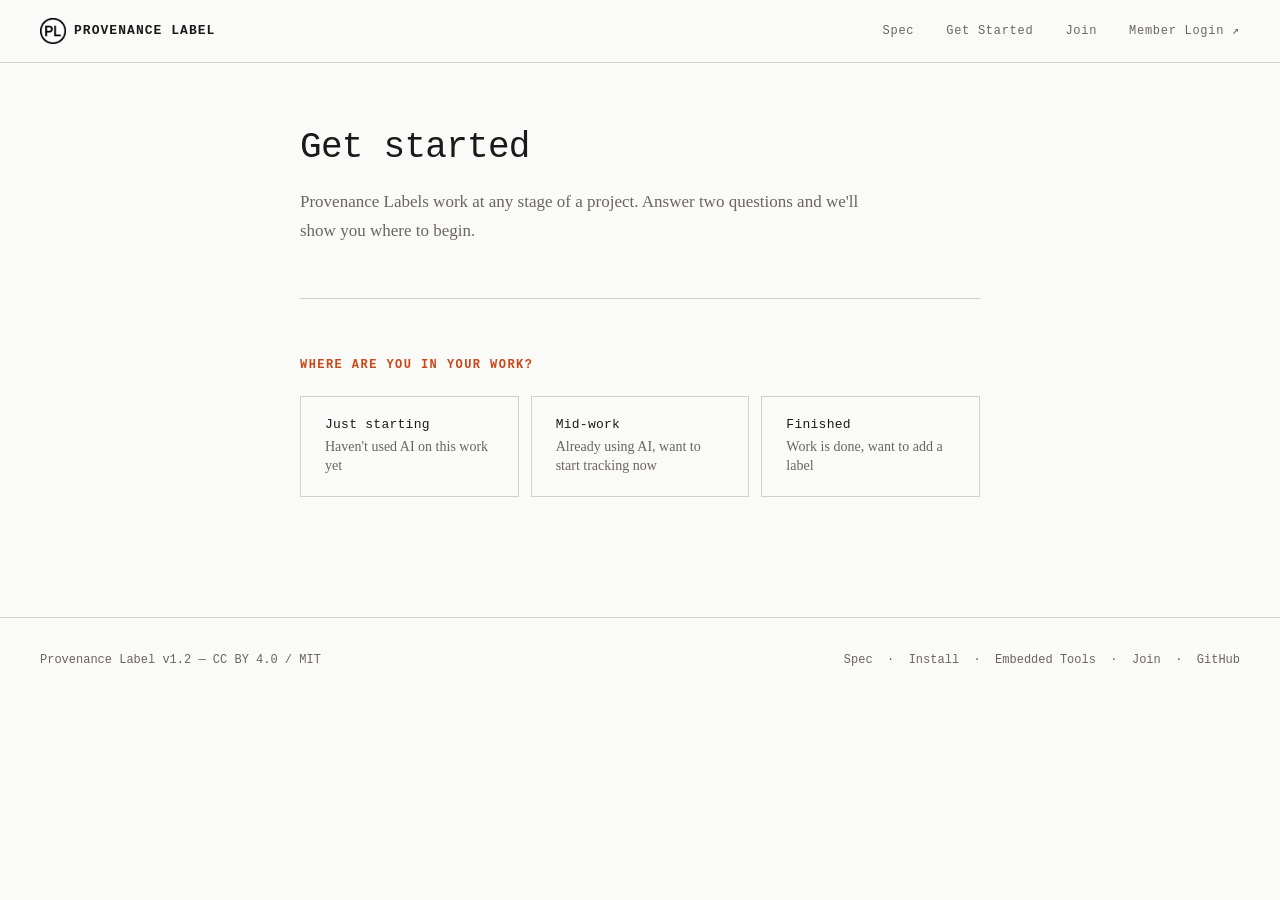
<file: start/index.html>
<!DOCTYPE html>
<html lang="en">
<head>
    <meta charset="UTF-8">
    <meta name="viewport" content="width=device-width, initial-scale=1.0">
    <title>Get Started — Provenance Label</title>
    <meta name="description" content="Start using Provenance Labels at any stage of your work. Answer two questions and find your path.">
    <link rel="stylesheet" href="../shared.css">
    <style>
        .start-q {
            margin: 40px 0 0;
        }
        .start-q h2 {
            margin-bottom: 20px;
        }
        .start-opts {
            display: flex;
            gap: 12px;
            flex-wrap: wrap;
        }
        .start-opt {
            border: 1px solid var(--gray-mid);
            background: none;
            cursor: pointer;
            padding: 20px 24px;
            text-align: left;
            flex: 1;
            min-width: 180px;
            font-family: inherit;
            transition: border-color 0.12s;
        }
        .start-opt:hover {
            border-color: var(--black);
        }
        .start-opt.selected {
            border-color: var(--black);
            background: var(--accent-light);
        }
        .start-opt-title {
            font-family: var(--mono);
            font-size: 13px;
            color: var(--black);
            margin-bottom: 5px;
            letter-spacing: 0.02em;
        }
        .start-opt-sub {
            font-size: 14px;
            color: var(--gray-dark);
            line-height: 1.4;
        }
        .path-callout {
            border-left: 3px solid var(--accent);
            background: var(--accent-light);
            padding: 16px 20px;
            margin-bottom: 32px;
            font-size: 15px;
            color: var(--black);
            line-height: 1.5;
        }
        .path-callout p { margin: 0; }
        .path-callout p + p { margin-top: 8px; color: var(--gray-dark); font-size: 14px; }
        .start-hidden { display: none; }
        .q2-wrap { margin-top: 40px; }
        .path-wrap { margin-top: 48px; }
        .path-cta {
            margin-top: 40px;
            padding: 24px;
            border: 1px solid var(--gray-mid);
            display: flex;
            justify-content: space-between;
            align-items: center;
            gap: 16px;
        }
        .path-cta p { margin: 0; font-size: 15px; color: var(--gray-dark); }
        .path-cta strong { display: block; font-family: var(--mono); font-size: 13px; margin-bottom: 4px; color: var(--black); }
        @media (max-width: 600px) { .path-cta { flex-direction: column; align-items: flex-start; } }
    </style>
</head>
<body>

    <nav>
        <a href="/" class="logo"><img src="/graphics/pl-logo-circle-boarder.png" alt="" class="logo-mark">PROVENANCE LABEL</a>
        <a href="/spec">Spec</a>
        <a href="/start">Get Started</a>
        <a href="/join">Join</a>
        <a href="https://registry.provenancelabel.org/dashboard">Member Login ↗</a>
    </nav>

    <div class="page-wrap">

        <header>
            <h1>Get started</h1>
            <p style="font-size:17px; color:var(--gray-dark); margin-top:12px; max-width:560px;">Provenance Labels work at any stage of a project. Answer two questions and we'll show you where to begin.</p>
        </header>

        <hr class="section-divider">

        <!-- Q1: Stage -->
        <div class="start-q" id="q1">
            <h2>Where are you in your work?</h2>
            <div class="start-opts">
                <button class="start-opt" onclick="selectStage('new', this)">
                    <div class="start-opt-title">Just starting</div>
                    <div class="start-opt-sub">Haven't used AI on this work yet</div>
                </button>
                <button class="start-opt" onclick="selectStage('mid', this)">
                    <div class="start-opt-title">Mid-work</div>
                    <div class="start-opt-sub">Already using AI, want to start tracking now</div>
                </button>
                <button class="start-opt" onclick="selectStage('done', this)">
                    <div class="start-opt-title">Finished</div>
                    <div class="start-opt-sub">Work is done, want to add a label</div>
                </button>
            </div>
        </div>

        <!-- Q2: Tool -->
        <div class="q2-wrap start-hidden" id="q2">
            <hr class="section-divider">
            <div class="start-q">
                <h2>Which AI tool are you using?</h2>
                <div class="start-opts">
                    <button class="start-opt" onclick="selectTool('claude', this)">
                        <div class="start-opt-title">Claude</div>
                        <div class="start-opt-sub">Anthropic — claude.ai</div>
                    </button>
                    <button class="start-opt" onclick="selectTool('chatgpt', this)">
                        <div class="start-opt-title">ChatGPT</div>
                        <div class="start-opt-sub">OpenAI — chatgpt.com</div>
                    </button>
                    <button class="start-opt" onclick="selectTool('other', this)">
                        <div class="start-opt-title">Other</div>
                        <div class="start-opt-sub">Gemini, Copilot, Miro, Notion, or multiple tools</div>
                    </button>
                </div>
            </div>
        </div>

        <!-- ── PATHS ─────────────────────────────────────── -->

        <!-- NEW + CLAUDE -->
        <div id="path-new-claude" class="path-wrap start-hidden">
            <hr class="section-divider">
            <div class="path-callout">
                <p>Starting fresh with Claude. Choose how you want PLGen available — the workflow after setup is the same either way.</p>
            </div>

            <div class="choice-cards">
                <div class="choice-card">
                    <div class="choice-card-title">Your own project or CoWork</div>
                    <p class="choice-card-desc">Install PLGen in your existing project once. It's there every session — no prompt to paste, no setup each time.</p>
                    <a href="/install" class="btn">See install guide →</a>
                </div>
                <div class="choice-card">
                    <div class="choice-card-title">One-off work</div>
                    <p class="choice-card-desc">Use the standalone PLGen Claude Project. Open it and start — everything's already configured, just for you.</p>
                    <a href="https://claude.ai/project/019cc4f6-0085-7263-8b02-4a7118a4fb43" target="_blank" rel="noopener" class="btn btn-ghost">Open PLGen in Claude →</a>
                </div>
            </div>

            <p style="font-size:13px; color:var(--gray-dark); margin-bottom:24px;">Once you're set up via either path above:</p>

            <div class="steps">
                <div class="step">
                    <div class="step-num"></div>
                    <div class="step-content">
                        <h3>Type <code>plgen init</code></h3>
                        <p>Opens the session. PLGen records the date and tool automatically. No setup questions.</p>
                    </div>
                </div>
                <div class="step">
                    <div class="step-num"></div>
                    <div class="step-content">
                        <h3>Do your work</h3>
                        <p>Write, research, draft — whatever you're making. PLGen observes contributions silently throughout the session.</p>
                    </div>
                </div>
                <div class="step">
                    <div class="step-num"></div>
                    <div class="step-content">
                        <h3>Type <code>plgen generate</code></h3>
                        <p>PLGen closes the session and produces your label. It'll ask you to confirm the contribution split. You review and approve — the final number is yours.</p>
                    </div>
                </div>
                <div class="step">
                    <div class="step-num"></div>
                    <div class="step-content">
                        <h3>Register your label <span style="font-weight:normal; color:var(--gray-dark); font-size:14px;">— optional</span></h3>
                        <p>Registration gives your label a permanent ID and timestamped public record. Useful for academic work, publications, or anywhere verifiable disclosure matters. <a href="/join">Become a member →</a></p>
                    </div>
                </div>
            </div>
        </div>

        <!-- NEW + CHATGPT -->
        <div id="path-new-chatgpt" class="path-wrap start-hidden">
            <hr class="section-divider">
            <div class="path-callout">
                <p>Starting fresh with ChatGPT. Choose how you want PLGen available — the workflow after setup is the same either way.</p>
            </div>

            <div class="choice-cards">
                <div class="choice-card">
                    <div class="choice-card-title">Your own Custom GPT</div>
                    <p class="choice-card-desc">Install PLGen in your own Custom GPT once. It's there every session — no prompt to paste, no setup each time.</p>
                    <a href="/install" class="btn">See install guide →</a>
                </div>
                <div class="choice-card">
                    <div class="choice-card-title">One-off work</div>
                    <p class="choice-card-desc">The standalone PLGen Custom GPT isn't live yet. For now, open a new ChatGPT conversation and paste in <a href="/plgen.txt" target="_blank" rel="noopener">the PLGen prompt</a> — same behavior, just for this session.</p>
                </div>
            </div>

            <p style="font-size:13px; color:var(--gray-dark); margin-bottom:24px;">Once you're set up via either path above:</p>

            <div class="steps">
                <div class="step">
                    <div class="step-num"></div>
                    <div class="step-content">
                        <h3>Type <code>plgen init</code></h3>
                        <p>Opens the session. PLGen records the date and tool automatically. No setup questions.</p>
                    </div>
                </div>
                <div class="step">
                    <div class="step-num"></div>
                    <div class="step-content">
                        <h3>Do your work</h3>
                        <p>Write, research, draft — whatever you're making. PLGen observes contributions silently throughout the session.</p>
                    </div>
                </div>
                <div class="step">
                    <div class="step-num"></div>
                    <div class="step-content">
                        <h3>Type <code>plgen generate</code></h3>
                        <p>PLGen closes the session and produces your label. It'll ask you to confirm the contribution split. You review and approve — the final number is yours.</p>
                    </div>
                </div>
                <div class="step">
                    <div class="step-num"></div>
                    <div class="step-content">
                        <h3>Register your label <span style="font-weight:normal; color:var(--gray-dark); font-size:14px;">— optional</span></h3>
                        <p>Registration gives your label a permanent ID and timestamped public record. Useful for academic work, publications, or anywhere verifiable disclosure matters. <a href="/join">Become a member →</a></p>
                    </div>
                </div>
            </div>
        </div>

        <!-- NEW + OTHER -->
        <div id="path-new-other" class="path-wrap start-hidden">
            <hr class="section-divider">
            <div class="path-callout">
                <p>You're starting fresh. PLGen's command set works natively in Claude and ChatGPT — for other tools, use the manual prompt approach.</p>
                <p>Using Miro, Notion, Canva, or another tool with AI built in? <a href="/embedded">See the embedded tools guide →</a></p>
            </div>
            <div class="steps">
                <div class="step">
                    <div class="step-num"></div>
                    <div class="step-content">
                        <h3>Open your AI session and set intent</h3>
                        <p>At the start, tell your AI: <em>"We're using Provenance Label standards for this session. Track our contributions as we work."</em></p>
                    </div>
                </div>
                <div class="step">
                    <div class="step-num"></div>
                    <div class="step-content">
                        <h3>Do your work</h3>
                        <p>Work normally. The AI will have context to estimate contributions at the end.</p>
                    </div>
                </div>
                <div class="step">
                    <div class="step-num"></div>
                    <div class="step-content">
                        <h3>Generate your label at the end</h3>
                        <p>Use the prompt on the <a href="/embedded">embedded tools page</a> to generate a properly formatted label. Review the split and adjust if needed.</p>
                    </div>
                </div>
                <div class="step">
                    <div class="step-num"></div>
                    <div class="step-content">
                        <h3>Register your label <span style="font-weight:normal; color:var(--gray-dark); font-size:14px;">— optional</span></h3>
                        <p>Registration gives your label a permanent ID and timestamped public record. <a href="/join">Become a member →</a></p>
                    </div>
                </div>
            </div>
            <div class="path-cta">
                <div>
                    <strong>Want the full experience?</strong>
                    <p>PLGen's session tracking and commands work natively in Claude and ChatGPT. Switching means less manual work at the end.</p>
                </div>
                <a href="https://claude.ai/project/019cc4f6-0085-7263-8b02-4a7118a4fb43" target="_blank" rel="noopener" class="btn">Try PLGen in Claude →</a>
            </div>
        </div>

        <!-- MID (universal — same steps regardless of AI tool) -->
        <div id="path-mid-universal" class="path-wrap start-hidden">
            <hr class="section-divider">
            <div class="path-callout">
                <p>You're already working with AI — no need to switch tools. Paste the prompt below at the end of your session. That's it.</p>
                <p>The estimation process often surfaces where your contribution actually lives: the research questions, the judgment calls, the edits. If the work doesn't feel like yours yet, this is a useful diagnostic.</p>
                <p>Using an embedded tool like Miro, Notion, or Canva instead of a chat interface? <a href="/embedded">See the embedded tools guide →</a></p>
            </div>
            <div class="steps">
                <div class="step">
                    <div class="step-num"></div>
                    <div class="step-content">
                        <h3>Estimate your split so far</h3>
                        <p>Think honestly: who initiated the ideas? Who made the key decisions? What percentage of what's on the page came from you versus the AI? You're not auditing — you're making a good-faith estimate. Write it down before moving to the next step.</p>
                    </div>
                </div>
                <div class="step">
                    <div class="step-num"></div>
                    <div class="step-content">
                        <h3>At the end of your next session, paste this prompt</h3>
                        <p>Fill in your name, today's date, and the split you estimated. Paste it directly into the AI conversation you've been working in — Claude, ChatGPT, or anything else with a chat interface.</p>
                        <div class="copy-wrap">
                            <pre id="midUniversalPrompt" class="copy-pre">Based on our collaboration, generate a Provenance Label v1.2.
My estimated overall split (including work before this session): [X]% human / [Y]% AI.

@provenance 1.2
author: [my name]
date: [today YYYY-MM-DD]
human: [X]
ai: [Y]
tools: [AI name and version]
note: [one plain sentence describing how we worked together]

Requirements:
- human + ai must equal 100
- Use my prior estimate as the baseline
- Be honest, not flattering
- Output only the label block above, ready to copy-paste</pre>
                            <button class="copy-btn" id="copyMidUniversalBtn" onclick="copyStartPrompt('midUniversalPrompt','copyMidUniversalBtn')">Copy</button>
                        </div>
                    </div>
                </div>
                <div class="step">
                    <div class="step-num"></div>
                    <div class="step-content">
                        <h3>Review and approve your split</h3>
                        <p>Your AI may suggest adjustments — the final number is yours. Once you're happy with it, your label is ready to use.</p>
                    </div>
                </div>
                <div class="step">
                    <div class="step-num"></div>
                    <div class="step-content">
                        <h3>Register your label <span style="font-weight:normal; color:var(--gray-dark); font-size:14px;">— optional but recommended for academic work</span></h3>
                        <p>Registration creates a timestamped, permanent record of your disclosure. For academic or professional contexts, this is how you prove you disclosed — not just that you labeled. <a href="/join">Become a member →</a></p>
                    </div>
                </div>
            </div>
            <p style="font-size:13px; color:var(--gray-dark); margin:40px 0 0;">Want PLGen available for every session going forward, without pasting a prompt each time? <a href="/install" style="color:var(--accent)">See the install guide →</a></p>
        </div>

        <!-- DONE (universal — same steps regardless of AI tool) -->
        <div id="path-done-universal" class="path-wrap start-hidden">
            <hr class="section-divider">
            <div class="path-callout">
                <p>Your work is finished. Open any AI conversation, paste the prompt below with your split estimate, and you're done.</p>
                <p>Used Miro, Notion, Canva, or another embedded tool? <a href="/embedded">See the embedded tools guide →</a></p>
            </div>
            <div class="steps">
                <div class="step">
                    <div class="step-num"></div>
                    <div class="step-content">
                        <h3>Estimate your split</h3>
                        <p>Think honestly: who initiated the ideas? Who made the key decisions? Who edited, cut, and shaped the final output? You're not auditing — you're making a good-faith estimate.</p>
                    </div>
                </div>
                <div class="step">
                    <div class="step-num"></div>
                    <div class="step-content">
                        <h3>Open your AI and paste this prompt</h3>
                        <p>Open any AI conversation — Claude, ChatGPT, or anything else — and paste the prompt below. Fill in your split estimate, name, and the date the work was completed.</p>
                        <div class="copy-wrap">
                            <pre id="doneUniversalPrompt" class="copy-pre">Generate a Provenance Label v1.2 for completed work.
My estimated split: [X]% human / [Y]% AI.

@provenance 1.2
author: [my name]
date: [completion date YYYY-MM-DD]
human: [X]
ai: [Y]
tools: [AI name and version]
note: [one plain sentence describing how you worked together]

Requirements:
- human + ai must equal 100
- Use my estimate above as the split
- Be honest, not flattering
- Output only the label block above, ready to copy-paste</pre>
                            <button class="copy-btn" id="copyDoneUniversalBtn" onclick="copyStartPrompt('doneUniversalPrompt','copyDoneUniversalBtn')">Copy</button>
                        </div>
                    </div>
                </div>
                <div class="step">
                    <div class="step-num"></div>
                    <div class="step-content">
                        <h3>Review and approve</h3>
                        <p>Your AI may refine the wording of the note — the split is yours to confirm. Once approved, the label is ready.</p>
                    </div>
                </div>
                <div class="step">
                    <div class="step-num"></div>
                    <div class="step-content">
                        <h3>Register your label <span style="font-weight:normal; color:var(--gray-dark); font-size:14px;">— recommended for finished work</span></h3>
                        <p>For finished academic or professional work, registration is how the disclosure becomes verifiable — a timestamped public record, not just a label you added. <a href="/join">Become a member →</a></p>
                    </div>
                </div>
            </div>
        </div>

    </div>

    <footer>
        <span>Provenance Label v1.2 — CC BY 4.0 / MIT</span>
        <span>
            <a href="/spec">Spec</a> &nbsp;·&nbsp;
            <a href="/install">Install</a> &nbsp;·&nbsp;
            <a href="/embedded">Embedded Tools</a> &nbsp;·&nbsp;
            <a href="/join">Join</a> &nbsp;·&nbsp;
            <a href="https://github.com/provenancelabel/provenancelabel" target="_blank">GitHub</a>
        </span>
    </footer>

    <script>
        var stage = null;
        var tool = null;

        function selectStage(s, el) {
            stage = s;
            document.querySelectorAll('#q1 .start-opt').forEach(function(b) { b.classList.remove('selected'); });
            el.classList.add('selected');
            hideAllPaths();
            if (tool) {
                tool = null;
                document.querySelectorAll('#q2 .start-opt').forEach(function(b) { b.classList.remove('selected'); });
            }

            // Mid/done: the steps are identical regardless of AI tool (verified —
            // the Claude and ChatGPT prompts were byte-for-byte the same before this
            // was collapsed). Skip the tool question and go straight to the answer.
            if (s === 'mid' || s === 'done') {
                document.getElementById('q2').classList.add('start-hidden');
                showPath(s + '-universal');
                return;
            }

            // New: tool choice still matters here — it decides which real setup
            // link to show (Claude Project vs. Custom GPT vs. manual).
            document.getElementById('q2').classList.remove('start-hidden');
            document.getElementById('q2').scrollIntoView({ behavior: 'smooth', block: 'nearest' });
        }

        function selectTool(t, el) {
            tool = t;
            document.querySelectorAll('#q2 .start-opt').forEach(function(b) { b.classList.remove('selected'); });
            el.classList.add('selected');
            showPath(stage + '-' + tool);
        }

        function showPath(id) {
            hideAllPaths();
            var el = document.getElementById('path-' + id);
            if (el) {
                el.classList.remove('start-hidden');
                setTimeout(function() {
                    el.scrollIntoView({ behavior: 'smooth', block: 'nearest' });
                }, 50);
            }
        }

        function hideAllPaths() {
            document.querySelectorAll('.path-wrap').forEach(function(p) { p.classList.add('start-hidden'); });
        }

        function copyStartPrompt(srcId, btnId) {
            var text = document.getElementById(srcId).textContent;
            var btn = document.getElementById(btnId);
            navigator.clipboard.writeText(text).then(function() {
                btn.textContent = 'Copied';
                setTimeout(function() { btn.textContent = 'Copy'; }, 2000);
            }).catch(function() { btn.textContent = 'Select manually'; });
        }
    </script>

</body>
</html>
</file>
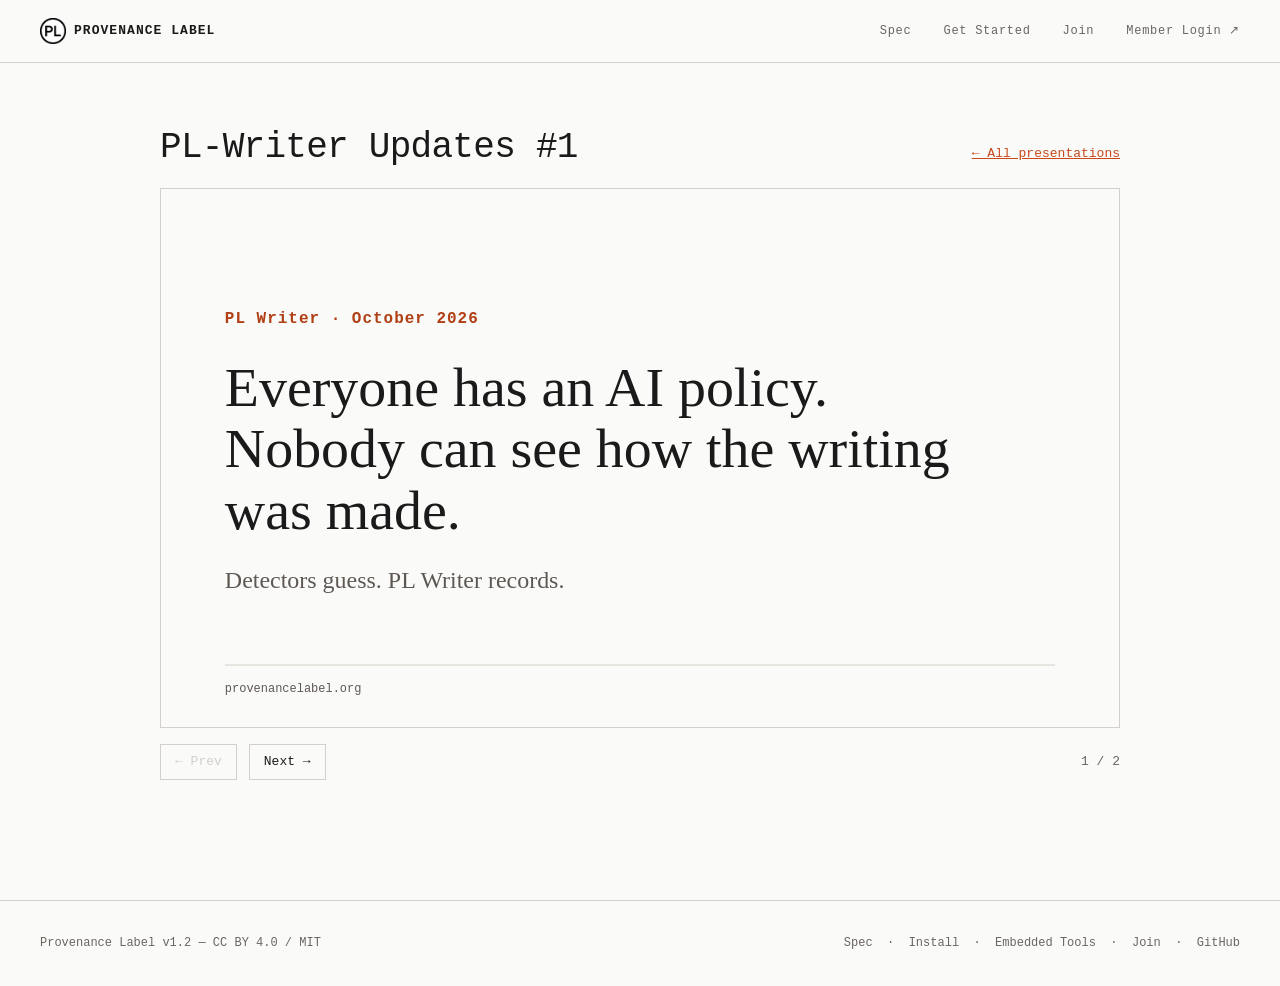
<file: presentations/pl-writer-updates-1/index.html>
<!DOCTYPE html>
<html lang="en">
<head>
    <meta charset="UTF-8">
    <meta name="viewport" content="width=device-width, initial-scale=1.0">
    <title>PL-Writer Updates #1 — Provenance Label</title>
    <meta name="description" content="Where PL Writer stands, October 2026.">
    <link rel="stylesheet" href="../../shared.css">
    <style>
        .page-wrap { max-width: 1040px; }
        .deck-head {
            display: flex;
            justify-content: space-between;
            align-items: baseline;
            gap: 16px;
            flex-wrap: wrap;
        }
        .deck-head a {
            font-family: var(--mono);
            font-size: 13px;
        }

        /* Slides are drawn on a 1920×1080 canvas and scaled to fit the frame. */
        .frame {
            position: relative;
            width: 100%;
            aspect-ratio: 16 / 9;
            overflow: hidden;
            border: 1px solid var(--gray-mid);
        }
        .canvas {
            position: absolute;
            top: 0;
            left: 0;
            width: 1920px;
            height: 1080px;
            transform-origin: 0 0;
        }
        .slide {
            position: absolute;
            inset: 0;
            padding: 128px 128px 160px;
            display: flex;
            flex-direction: column;
            justify-content: center;
            opacity: 0;
            visibility: hidden;
            transition: opacity 0.4s, visibility 0.4s;
        }
        .slide.on { opacity: 1; visibility: visible; }
        .slide .eyebrow {
            font-family: var(--mono);
            font-size: 32px;
            font-weight: bold;
            letter-spacing: 2px;
            margin: 0;
        }
        .slide .foot {
            position: absolute;
            left: 128px;
            right: 128px;
            bottom: 56px;
            font-family: var(--mono);
            font-size: 24px;
            margin: 0;
        }

        .slide-open { background: var(--white); color: var(--black); gap: 48px; }
        .slide-open .eyebrow { color: #b03f15; }
        .slide-open h2 {
            font-family: var(--serif);
            font-size: 112px;
            font-weight: normal;
            line-height: 1.1;
            letter-spacing: 0;
            text-transform: none;
            color: var(--black);
            max-width: 1500px;
            margin: 0;
        }
        .slide-open .sub { font-size: 48px; line-height: 1.3; color: #5e5853; margin: 0; }
        .slide-open .foot { color: #5e5853; border-top: 2px solid var(--gray-mid); padding-top: 28px; }

        .slide-close { background: #1c1a18; color: #f3efe9; gap: 56px; }
        .slide-close .eyebrow { color: #e2693c; }
        .slide-close .foot { color: #b5aea6; }
        .facts { list-style: none; border-bottom: 2px solid #45403b; }
        .facts li {
            display: flex;
            gap: 40px;
            align-items: baseline;
            padding: 28px 0;
            border-top: 2px solid #45403b;
        }
        .facts .k {
            font-family: var(--mono);
            font-size: 32px;
            color: #e2693c;
            width: 220px;
            flex-shrink: 0;
        }
        .facts .v { font-size: 56px; line-height: 1.2; }

        .controls {
            display: flex;
            align-items: center;
            gap: 12px;
            margin-top: 16px;
            font-family: var(--mono);
            font-size: 13px;
        }
        .controls button {
            font: inherit;
            color: var(--black);
            background: none;
            border: 1px solid var(--gray-mid);
            padding: 6px 14px;
            cursor: pointer;
        }
        .controls button:hover:not(:disabled) { border-color: var(--black); }
        .controls button:disabled { color: var(--gray-mid); cursor: default; }
        .controls .count { color: var(--gray-dark); margin-left: auto; }

        @media (prefers-reduced-motion: reduce) {
            .slide { transition: none; }
        }
    </style>
</head>
<body>

    <nav>
        <a href="/" class="logo"><img src="/graphics/pl-logo-circle-boarder.png" alt="" class="logo-mark">PROVENANCE LABEL</a>
        <a href="/spec">Spec</a>
        <a href="/start">Get Started</a>
        <a href="/join">Join</a>
        <a href="https://registry.provenancelabel.org/dashboard">Member Login ↗</a>
    </nav>

    <div class="page-wrap">

        <header class="deck-head">
            <h1>PL-Writer Updates #1</h1>
            <a href="/presentations/">← All presentations</a>
        </header>

        <div class="frame" id="frame" tabindex="0" aria-roledescription="slide deck" aria-label="PL-Writer Updates #1">
            <div class="canvas" id="canvas">

                <section class="slide slide-open on" aria-label="Slide 1 of 2">
                    <p class="eyebrow">PL Writer · October 2026</p>
                    <h2>Everyone has an AI policy. Nobody can see how the writing was made.</h2>
                    <p class="sub">Detectors guess. PL Writer records.</p>
                    <p class="foot">provenancelabel.org</p>
                </section>

                <section class="slide slide-close" aria-label="Slide 2 of 2">
                    <p class="eyebrow">Where it stands · October 2026</p>
                    <ul class="facts">
                        <li><span class="k">Built</span><span class="v">A working prototype, live on the web</span></li>
                        <li><span class="k">AI</span><span class="v">Claude today. ChatGPT and Grok next.</span></li>
                        <li><span class="k">Users</span><span class="v">None outside yet</span></li>
                        <li><span class="k">Limit</span><span class="v">Records what happens in PL Writer, not text retyped from another window</span></li>
                    </ul>
                    <p class="foot">provenancelabel.org</p>
                </section>

            </div>
        </div>

        <div class="controls">
            <button type="button" id="prev">← Prev</button>
            <button type="button" id="next">Next →</button>
            <span class="count" id="count">1 / 2</span>
        </div>

    </div>

    <footer>
        <span>Provenance Label v1.2 — CC BY 4.0 / MIT</span>
        <span>
            <a href="/spec">Spec</a> &nbsp;·&nbsp;
            <a href="/install">Install</a> &nbsp;·&nbsp;
            <a href="/embedded">Embedded Tools</a> &nbsp;·&nbsp;
            <a href="/join">Join</a> &nbsp;·&nbsp;
            <a href="https://github.com/provenancelabel/provenancelabel" target="_blank">GitHub</a>
        </span>
    </footer>

    <script>
        var frame = document.getElementById('frame');
        var canvas = document.getElementById('canvas');
        var slides = canvas.querySelectorAll('.slide');
        var prev = document.getElementById('prev');
        var next = document.getElementById('next');
        var count = document.getElementById('count');
        var current = 0;

        function fit() {
            canvas.style.transform = 'scale(' + frame.clientWidth / 1920 + ')';
        }

        function show(i) {
            current = Math.max(0, Math.min(slides.length - 1, i));
            slides.forEach(function (s, j) { s.classList.toggle('on', j === current); });
            prev.disabled = current === 0;
            next.disabled = current === slides.length - 1;
            count.textContent = (current + 1) + ' / ' + slides.length;
        }

        prev.addEventListener('click', function () { show(current - 1); });
        next.addEventListener('click', function () { show(current + 1); });
        frame.addEventListener('click', function () { show(current === slides.length - 1 ? 0 : current + 1); });
        document.addEventListener('keydown', function (e) {
            if (e.key === 'ArrowRight' || e.key === 'PageDown') show(current + 1);
            if (e.key === 'ArrowLeft' || e.key === 'PageUp') show(current - 1);
        });

        new ResizeObserver(fit).observe(frame);
        fit();
        show(0);
    </script>

</body>
</html>
</file>
<file: shared.css>
/* ============================================
   PROVENANCE LABEL — Shared Design System
   provenance-label.org
   ============================================ */

:root {
    --black: #1a1a1a;
    --white: #fafaf8;
    --accent: #c8481a;
    --accent-light: #f0e6e0;
    --gray-light: #f0ede8;
    --gray-mid: #d4cfc8;
    --gray-dark: #6b6560;
    --mono: 'Courier New', Courier, monospace;
    --serif: Georgia, 'Times New Roman', serif;
}

/* Reset */
*, *::before, *::after { margin: 0; padding: 0; box-sizing: border-box; }

html { scroll-behavior: smooth; }

body {
    background: var(--white);
    color: var(--black);
    font-family: var(--serif);
    font-size: 18px;
    line-height: 1.7;
}

/* ---- Navigation ---- */
nav {
    border-bottom: 1px solid var(--gray-mid);
    padding: 18px 40px;
    display: flex;
    align-items: center;
    position: sticky;
    top: 0;
    background: var(--white);
    z-index: 100;
}

nav .logo {
    display: flex;
    align-items: center;
    gap: 8px;
    font-family: var(--mono);
    font-size: 13px;
    font-weight: bold;
    letter-spacing: 0.08em;
    text-decoration: none;
    color: var(--black);
    margin-right: auto;
}

nav .logo-mark {
    width: 26px;
    height: 26px;
    display: block;
}

nav a:not(.logo) {
    font-family: var(--mono);
    font-size: 12px;
    letter-spacing: 0.06em;
    text-decoration: none;
    color: var(--gray-dark);
    transition: color 0.15s;
    margin-left: 32px;
}

nav a:not(.logo):hover { color: var(--black); }
nav a.active { color: var(--accent); border-bottom: 1px solid var(--accent); padding-bottom: 1px; }

/* ---- Page wrap ---- */
.page-wrap {
    max-width: 760px;
    margin: 0 auto;
    padding: 64px 40px 120px;
}

/* ---- Typography ---- */
h1 {
    font-family: var(--mono);
    font-weight: normal;
    font-size: 36px;
    letter-spacing: -0.02em;
    line-height: 1.15;
    margin-bottom: 20px;
}

h2 {
    font-family: var(--mono);
    font-size: 12px;
    font-weight: bold;
    letter-spacing: 0.12em;
    text-transform: uppercase;
    color: var(--accent);
    margin-top: 56px;
    margin-bottom: 20px;
}

h3 {
    font-family: var(--mono);
    font-size: 14px;
    font-weight: bold;
    margin-top: 28px;
    margin-bottom: 10px;
}

p { margin-bottom: 16px; }

a { color: var(--accent); }
a:hover { color: var(--black); }

/* ---- Code ---- */
pre {
    background: var(--black);
    color: #e8e4de;
    font-family: var(--mono);
    font-size: 13px;
    line-height: 1.8;
    padding: 28px 32px;
    border-radius: 3px;
    overflow-x: auto;
    margin: 20px 0 28px;
}

code {
    font-family: var(--mono);
    font-size: 13px;
    background: var(--gray-light);
    padding: 2px 6px;
    border-radius: 2px;
    color: var(--black);
}

pre code {
    background: none;
    padding: 0;
    color: inherit;
}

/* ---- Notice / callout ---- */
.notice {
    background: var(--accent-light);
    border-left: 3px solid var(--accent);
    padding: 20px 24px;
    margin: 32px 0;
    font-size: 15px;
}

.notice strong {
    font-family: var(--mono);
    font-size: 11px;
    letter-spacing: 0.08em;
    text-transform: uppercase;
    display: block;
    margin-bottom: 6px;
    color: var(--accent);
}

/* ---- Divider ---- */
.section-divider {
    border: none;
    border-top: 1px solid var(--gray-mid);
    margin: 52px 0;
}

/* ---- Footer ---- */
footer {
    border-top: 1px solid var(--gray-mid);
    padding: 32px 40px;
    font-family: var(--mono);
    font-size: 12px;
    color: var(--gray-dark);
    display: flex;
    justify-content: space-between;
    align-items: center;
    gap: 16px;
    flex-wrap: wrap;
}

footer a { color: var(--gray-dark); text-decoration: none; }
footer a:hover { color: var(--black); }

/* ============================================
   INDEX PAGE — Home-specific styles
   ============================================ */

.hero {
    padding: 72px 0 64px;
    border-bottom: 1px solid var(--gray-mid);
    display: flex;
    align-items: center;
    justify-content: space-between;
    gap: 48px;
}

.hero-content { min-width: 0; }

.hero-mark {
    width: 56px;
    height: 56px;
    margin-bottom: 24px;
}

.hero-label {
    flex-shrink: 0;
    display: block;
    width: 220px;
    border: 1px solid var(--gray-mid);
    transition: border-color 0.15s;
}

.hero-label:hover { border-color: var(--accent); }

.hero-label img {
    display: block;
    width: 100%;
    height: auto;
}

@media (max-width: 800px) {
    .hero { flex-direction: column; align-items: flex-start; }
    .hero-label { width: 100%; max-width: 280px; margin-top: 8px; }
}

.hero-eyebrow {
    font-family: var(--mono);
    font-size: 12px;
    letter-spacing: 0.12em;
    text-transform: uppercase;
    color: var(--accent);
    margin-bottom: 20px;
}

.hero h1 {
    font-size: 44px;
    margin-bottom: 24px;
    max-width: 580px;
}

.hero-sub {
    font-size: 18px;
    color: var(--gray-dark);
    max-width: 520px;
    margin-bottom: 36px;
    line-height: 1.6;
}

.hero-actions { display: flex; gap: 16px; flex-wrap: wrap; align-items: center; }

.btn {
    font-family: var(--mono);
    font-size: 12px;
    letter-spacing: 0.08em;
    text-transform: uppercase;
    text-decoration: none;
    padding: 12px 24px;
    border: 1px solid var(--black);
    color: var(--white);
    background: var(--black);
    cursor: pointer;
    transition: all 0.15s;
    display: inline-block;
}

.btn:hover { background: var(--accent); border-color: var(--accent); color: var(--white); }

.btn-ghost { background: transparent; color: var(--black); }
.btn-ghost:hover { background: var(--black); color: var(--white); }

.philosophy {
    display: grid;
    grid-template-columns: 1fr 1fr 1fr;
    gap: 0;
    border: 1px solid var(--gray-mid);
    margin: 52px 0;
}

.phil-item {
    padding: 28px 24px;
    border-right: 1px solid var(--gray-mid);
}

.phil-item:last-child { border-right: none; }

.phil-label {
    font-family: var(--mono);
    font-size: 12px;
    letter-spacing: 0.12em;
    text-transform: uppercase;
    color: var(--accent);
    margin-bottom: 8px;
}

.phil-item p { font-size: 15px; color: var(--gray-dark); margin: 0; line-height: 1.5; }

.steps { counter-reset: steps; margin: 20px 0 32px; }

.step {
    counter-increment: steps;
    display: grid;
    grid-template-columns: 40px 1fr;
    gap: 20px;
    padding: 24px 0;
    border-bottom: 1px solid var(--gray-light);
    align-items: start;
}

.step:last-child { border-bottom: none; }

.step-num {
    font-family: var(--mono);
    font-size: 20px;
    font-weight: bold;
    color: var(--gray-mid);
    padding-top: 2px;
}

.step-num::before { content: counter(steps, decimal-leading-zero); }

.step-content h3 { margin-top: 0; margin-bottom: 6px; font-size: 15px; }
.step-content p { font-size: 15px; color: var(--gray-dark); margin: 0; }

.prompt-wrap { position: relative; margin: 20px 0 32px; }

.prompt-wrap pre {
    background: var(--black);
    color: #e8e4de;
    font-family: var(--mono);
    font-size: 13px;
    line-height: 1.8;
    padding: 28px 32px;
    border-radius: 3px;
    margin: 0;
}

.copy-btn {
    position: absolute;
    top: 12px;
    right: 12px;
    font-family: var(--mono);
    font-size: 11px;
    letter-spacing: 0.08em;
    text-transform: uppercase;
    background: var(--white);
    color: var(--black);
    border: 1px solid var(--gray-mid);
    padding: 6px 12px;
    cursor: pointer;
    transition: all 0.15s;
}

.copy-btn:hover { background: var(--accent); color: var(--white); border-color: var(--accent); }
.copy-btn.copied { background: #2a7a4b; color: var(--white); border-color: #2a7a4b; }

/* Light-background copyable prompt block */
.copy-wrap { position: relative; margin: 16px 0; }

.copy-pre {
    background: var(--gray-light);
    color: var(--black);
    border: 1px solid var(--gray-mid);
    font-family: var(--mono);
    font-size: 12px;
    line-height: 1.7;
    padding: 16px 20px;
    padding-right: 80px;
    border-radius: 2px;
    white-space: pre-wrap;
    word-break: break-word;
    margin: 0;
}

.copy-pre-scroll {
    max-height: 420px;
    overflow-y: auto;
}

/* Two-option choice cards */
.choice-cards {
    display: grid;
    grid-template-columns: 1fr 1fr;
    gap: 16px;
    margin: 24px 0 32px;
}

.choice-card {
    border: 1px solid var(--gray-mid);
    padding: 24px;
    display: flex;
    flex-direction: column;
    gap: 10px;
}

.choice-card-title {
    font-family: var(--mono);
    font-size: 13px;
    color: var(--black);
}

.choice-card-desc {
    font-size: 14px;
    color: var(--gray-dark);
    line-height: 1.5;
    flex: 1;
    margin: 0;
}

@media (max-width: 600px) {
    .choice-cards { grid-template-columns: 1fr; }
}

.output-toggle {
    display: flex;
    border: 1px solid var(--gray-mid);
    width: fit-content;
    margin-bottom: 0;
}

.toggle-btn {
    font-family: var(--mono);
    font-size: 11px;
    letter-spacing: 0.08em;
    text-transform: uppercase;
    padding: 8px 20px;
    background: transparent;
    border: none;
    cursor: pointer;
    color: var(--gray-dark);
    transition: all 0.15s;
}

.toggle-btn.active { background: var(--black); color: var(--white); }

.output-panel { display: none; }
.output-panel.active { display: block; }

.example-block {
    background: var(--gray-light);
    border-left: 3px solid var(--gray-mid);
    padding: 24px 28px;
    margin: 8px 0 28px;
    font-family: var(--mono);
    font-size: 13px;
    line-height: 1.9;
    white-space: pre-wrap;
}

.example-label {
    font-family: var(--mono);
    font-size: 12px;
    letter-spacing: 0.12em;
    text-transform: uppercase;
    color: var(--gray-dark);
    margin-bottom: 6px;
}

.real-example {
    display: flex;
    flex-direction: column;
    align-items: flex-start;
    gap: 14px;
    border: 1px solid var(--gray-mid);
    padding: 28px;
    margin: 8px 0 28px;
}

.real-example img {
    max-width: 100%;
    height: auto;
    display: block;
}

.real-example-caption {
    font-family: var(--mono);
    font-size: 12px;
    color: var(--gray-dark);
    line-height: 1.6;
}

.real-example-caption a { color: var(--accent); }

.label-badge {
    display: inline-block;
    font-family: var(--mono);
    font-size: 12px;
    background: var(--gray-light);
    border: 1px solid var(--gray-mid);
    padding: 8px 14px;
    border-radius: 2px;
    margin: 6px 0 20px;
}

.faq-item { padding: 24px 0; border-bottom: 1px solid var(--gray-light); }
.faq-item:last-child { border-bottom: none; }
.faq-item h3 { margin-top: 0; margin-bottom: 8px; font-size: 15px; }
.faq-item p { font-size: 15px; color: var(--gray-dark); margin: 0; }

.pl-self { border: 1px solid var(--gray-mid); border-radius: 3px; overflow: hidden; margin: 20px 0; }

.pl-self-header {
    background: var(--black);
    color: var(--white);
    font-family: var(--mono);
    font-size: 11px;
    letter-spacing: 0.1em;
    text-transform: uppercase;
    padding: 12px 20px;
}

.pl-self-body {
    padding: 20px;
    font-family: var(--mono);
    font-size: 13px;
    line-height: 1.9;
    color: var(--gray-dark);
    white-space: pre-wrap;
}

/* ── PL Badge — copyable registered label link ── */
.pl-mark {
    font-family: var(--mono);
    font-size: 0.8em;
    font-weight: bold;
    vertical-align: super;
    letter-spacing: -0.02em;
    color: var(--accent);
    line-height: 1;
}

.pl-badge {
    display: inline-flex;
    align-items: center;
    font-family: var(--mono);
    font-size: 13px;
    background: var(--gray-light);
    border: 0.5px solid var(--gray-mid);
    border-radius: 3px;
    padding: 6px 12px 6px 10px;
    text-decoration: none;
    color: var(--black);
    cursor: pointer;
    transition: border-color 0.15s, background 0.15s;
    position: relative;
}

.pl-badge:hover { border-color: var(--accent); background: var(--white); }
.pl-badge.copied { border-color: #2a7a4b; color: #2a7a4b; }

.pl-badge--small { font-size: 11px; padding: 3px 9px 3px 8px; }
.pl-badge--large { font-size: 16px; padding: 8px 16px 8px 14px; }

/* ============================================
   SPEC PAGE — body.spec-scoped styles
   ============================================ */

body.spec .spec-header {
    border-bottom: 2px solid var(--black);
    padding-bottom: 32px;
    margin-bottom: 48px;
}

body.spec .spec-label {
    font-family: var(--mono);
    font-size: 11px;
    letter-spacing: 0.12em;
    text-transform: uppercase;
    color: var(--accent);
    margin-bottom: 12px;
}

body.spec h1 {
    font-family: var(--mono);
    font-size: 28px;
    font-weight: normal;
    letter-spacing: -0.01em;
    line-height: 1.2;
    margin-bottom: 16px;
}

body.spec .spec-meta {
    font-family: var(--mono);
    font-size: 12px;
    color: var(--gray-dark);
    display: flex;
    gap: 24px;
    flex-wrap: wrap;
}

body.spec h2 {
    font-family: var(--mono);
    font-size: 13px;
    font-weight: bold;
    letter-spacing: 0.08em;
    text-transform: uppercase;
    color: var(--accent);
    margin-top: 52px;
    margin-bottom: 20px;
}

body.spec p {
    color: var(--black);
}

body.spec .field-table {
    width: 100%;
    border-collapse: collapse;
    font-family: var(--mono);
    font-size: 13px;
    margin: 20px 0 32px;
}

body.spec .field-table th {
    text-align: left;
    font-size: 11px;
    letter-spacing: 0.08em;
    text-transform: uppercase;
    color: var(--gray-dark);
    padding: 8px 12px 8px 0;
    border-bottom: 1px solid var(--gray-mid);
}

body.spec .field-table td {
    padding: 10px 12px 10px 0;
    border-bottom: 1px solid var(--gray-light);
    vertical-align: top;
}

body.spec .field-table tr:last-child td { border-bottom: none; }

body.spec .required-badge {
    display: inline-block;
    font-size: 11px;
    letter-spacing: 0.1em;
    text-transform: uppercase;
    padding: 2px 6px;
    border: 1px solid var(--accent);
    color: var(--accent);
    border-radius: 2px;
}

body.spec .optional-badge {
    display: inline-block;
    font-size: 11px;
    letter-spacing: 0.1em;
    text-transform: uppercase;
    padding: 2px 6px;
    border: 1px solid var(--gray-mid);
    color: var(--gray-dark);
    border-radius: 2px;
}

body.spec .output-grid {
    display: grid;
    grid-template-columns: 1fr 1fr 1fr;
    gap: 16px;
    margin: 20px 0 32px;
}

body.spec .output-card {
    border: 1px solid var(--gray-mid);
    padding: 20px;
    border-radius: 3px;
}

body.spec .output-card .flag {
    font-family: var(--mono);
    font-size: 12px;
    color: var(--accent);
    margin-bottom: 8px;
    font-weight: bold;
}

body.spec .output-card p {
    font-size: 14px;
    color: var(--gray-dark);
    margin: 0;
}

body.spec .rule-list {
    list-style: none;
    margin: 16px 0 28px;
}

body.spec .rule-list li {
    font-family: var(--mono);
    font-size: 13px;
    padding: 10px 0;
    border-bottom: 1px solid var(--gray-light);
    display: flex;
    gap: 12px;
    align-items: baseline;
}

body.spec .rule-list li:last-child { border-bottom: none; }

body.spec .rule-list li::before {
    content: "\2192";
    color: var(--accent);
    flex-shrink: 0;
}

body.spec .example-pair {
    margin: 20px 0 32px;
}

body.spec .example-label {
    font-family: var(--mono);
    font-size: 11px;
    letter-spacing: 0.1em;
    text-transform: uppercase;
    color: var(--gray-dark);
    margin-bottom: 8px;
}

body.spec .notice {
    background: var(--gray-light);
    border-left: 3px solid var(--accent);
    padding: 20px 24px;
    margin: 32px 0;
    font-size: 15px;
}

body.spec .registry-concept {
    border: 1px solid var(--gray-mid);
    border-radius: 3px;
    overflow: hidden;
    margin: 20px 0 32px;
}

body.spec .registry-header {
    background: var(--black);
    color: var(--white);
    font-family: var(--mono);
    font-size: 12px;
    padding: 12px 20px;
    letter-spacing: 0.06em;
}

body.spec .registry-body {
    padding: 24px;
    font-family: var(--mono);
    font-size: 13px;
    line-height: 1.9;
    color: var(--gray-dark);
}

/* Syntax highlighting in spec code blocks */
.comment { color: #7a7068; }
.key { color: #e8c46a; }
.value { color: #9dd3a8; }
.directive { color: var(--accent); }

/* ---- Responsive ---- */
@media (max-width: 600px) {
    nav { padding: 14px 20px; }
    .page-wrap { padding: 40px 20px 80px; }
    h1 { font-size: 26px; }
    footer { flex-direction: column; align-items: flex-start; }

    /* Home responsive */
    .hero h1 { font-size: 30px; }
    .philosophy { grid-template-columns: 1fr; }
    .phil-item { border-right: none; border-bottom: 1px solid var(--gray-mid); }
    .phil-item:last-child { border-bottom: none; }
    .step { grid-template-columns: 32px 1fr; gap: 12px; }

    /* Spec responsive */
    body.spec .output-grid { grid-template-columns: 1fr; }
}
</file>
